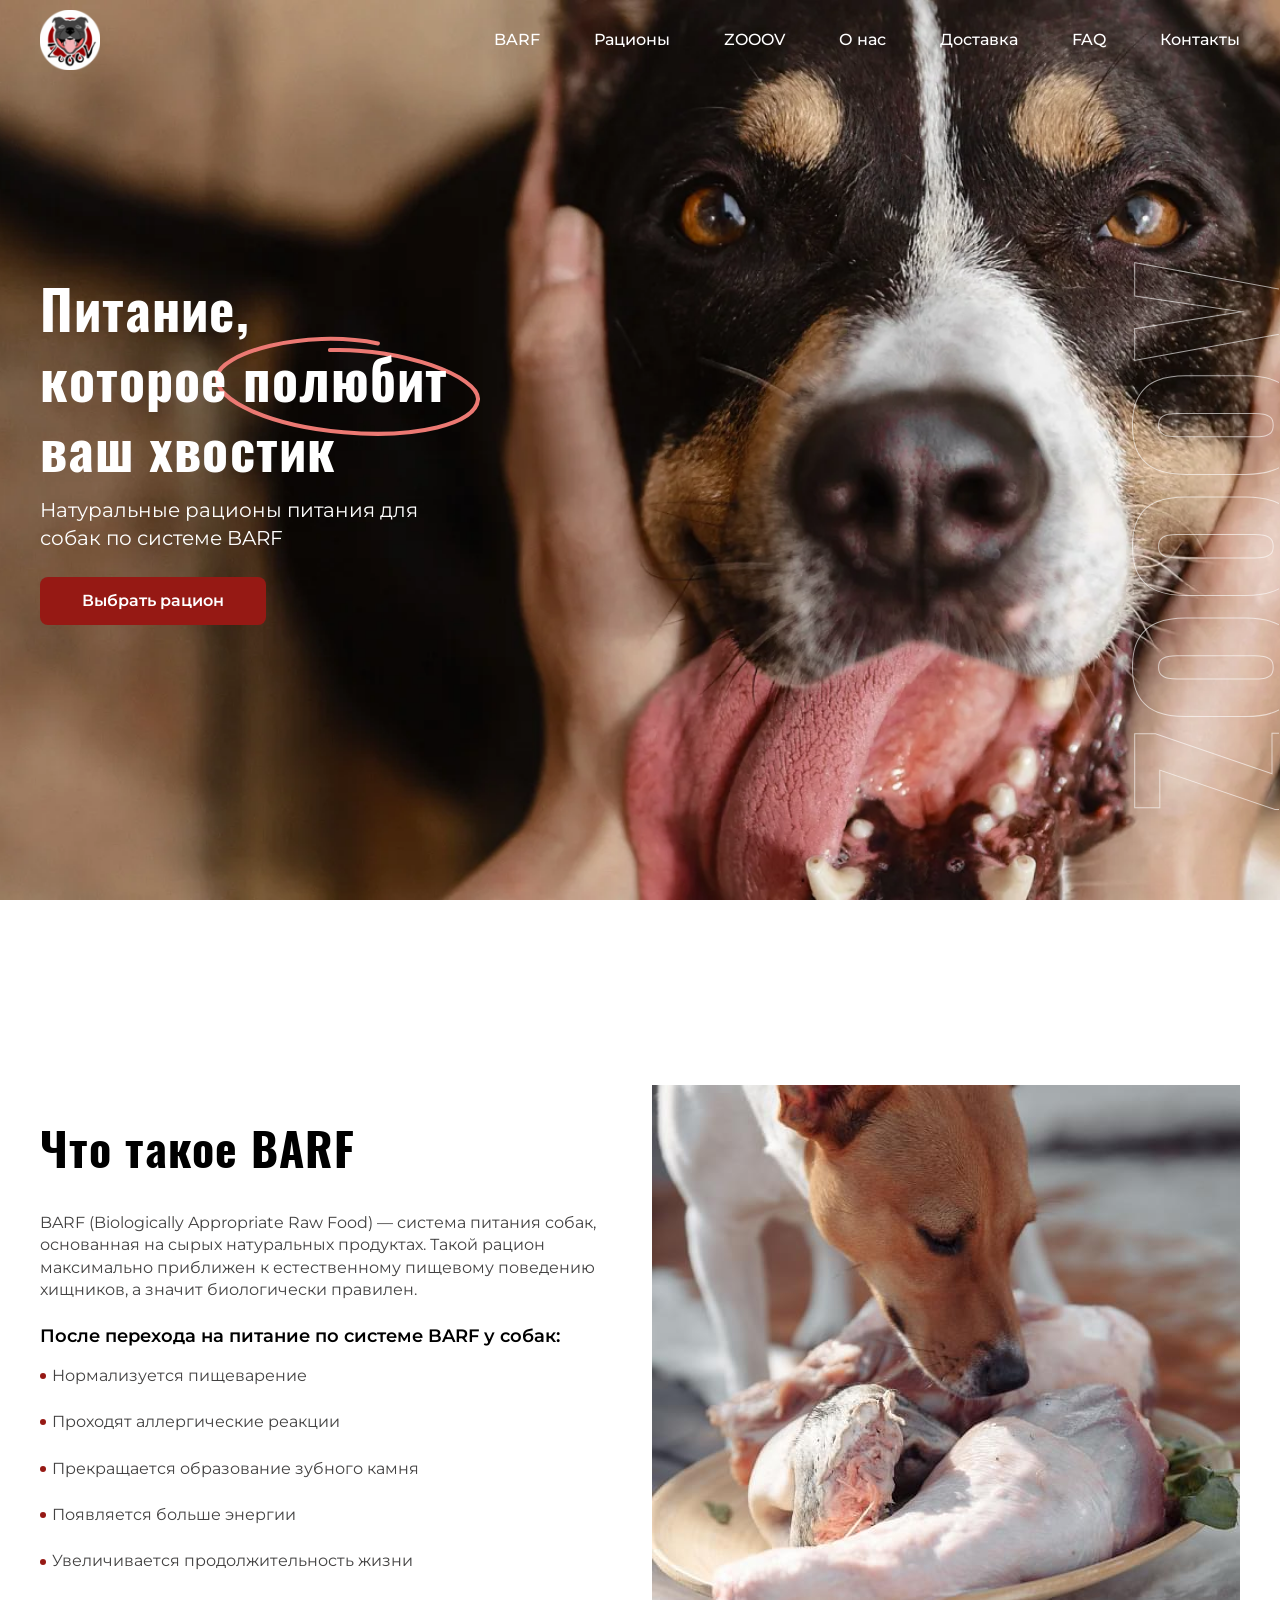
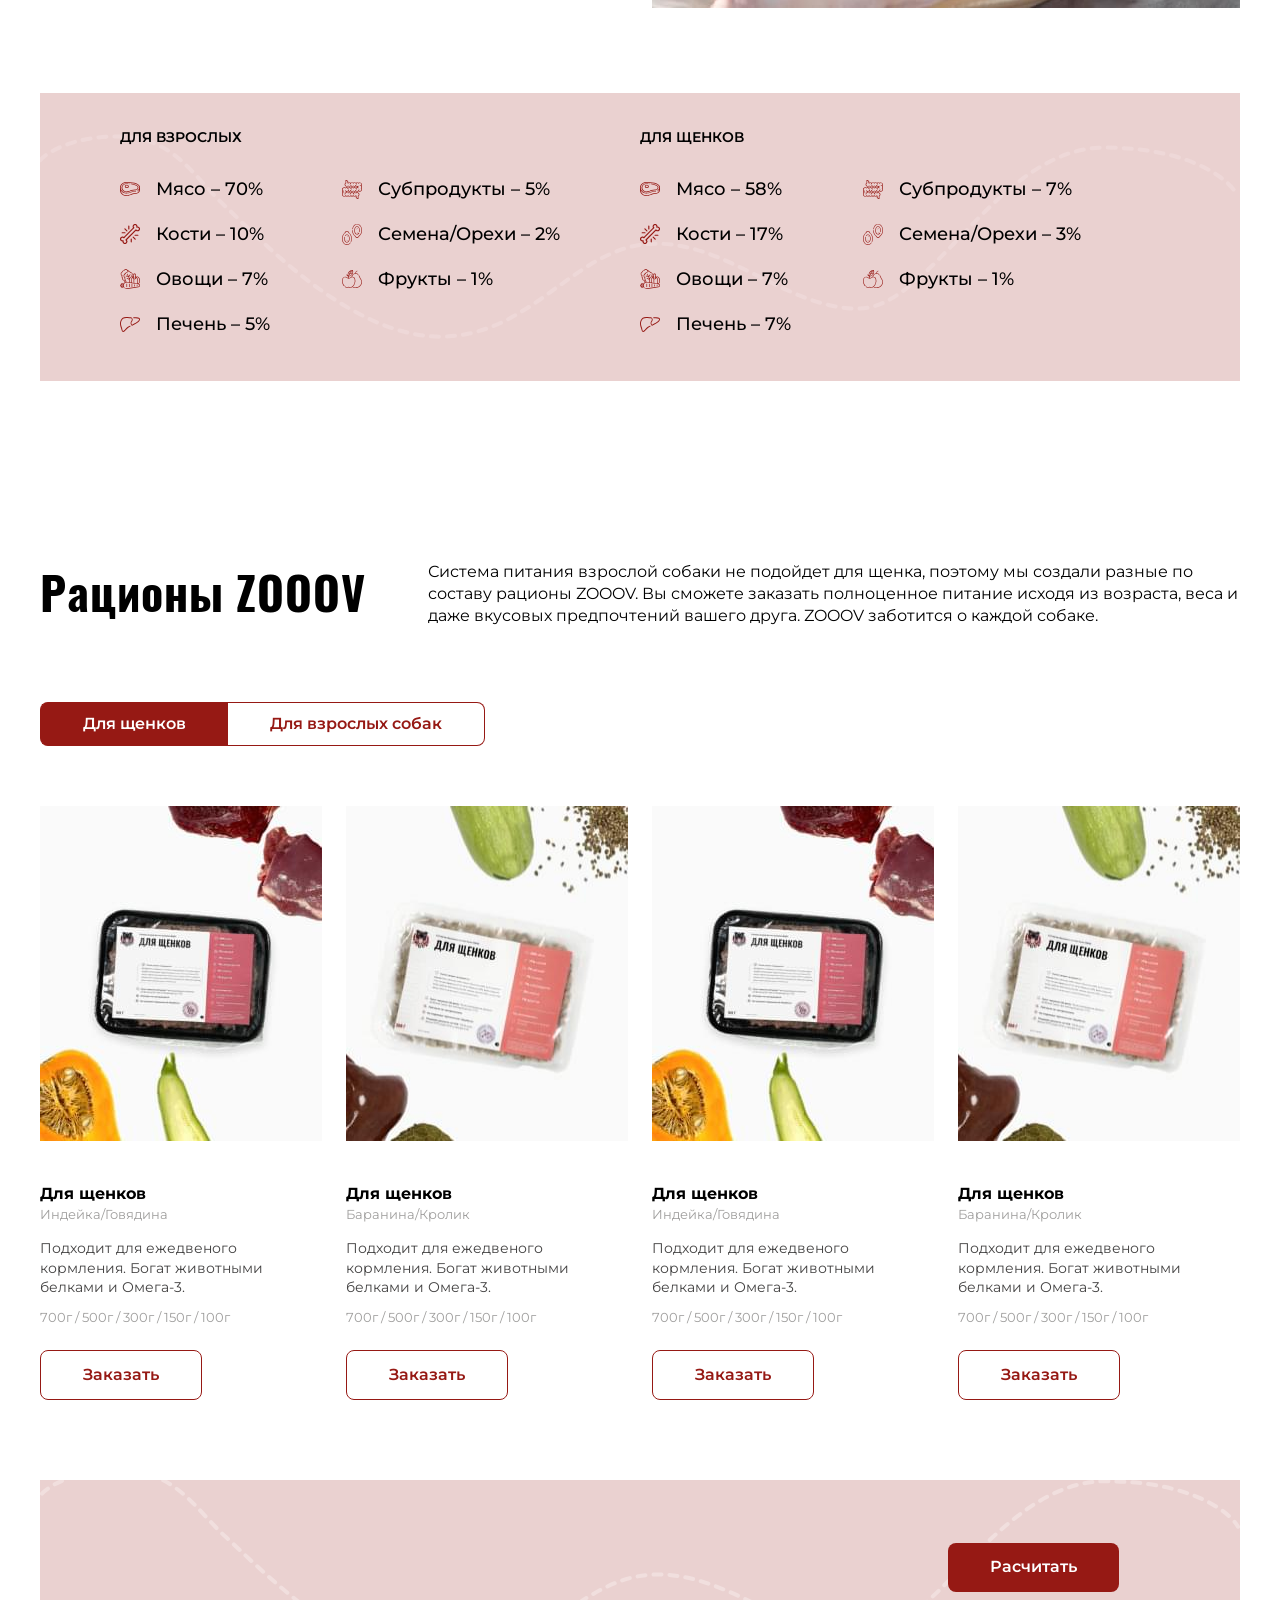
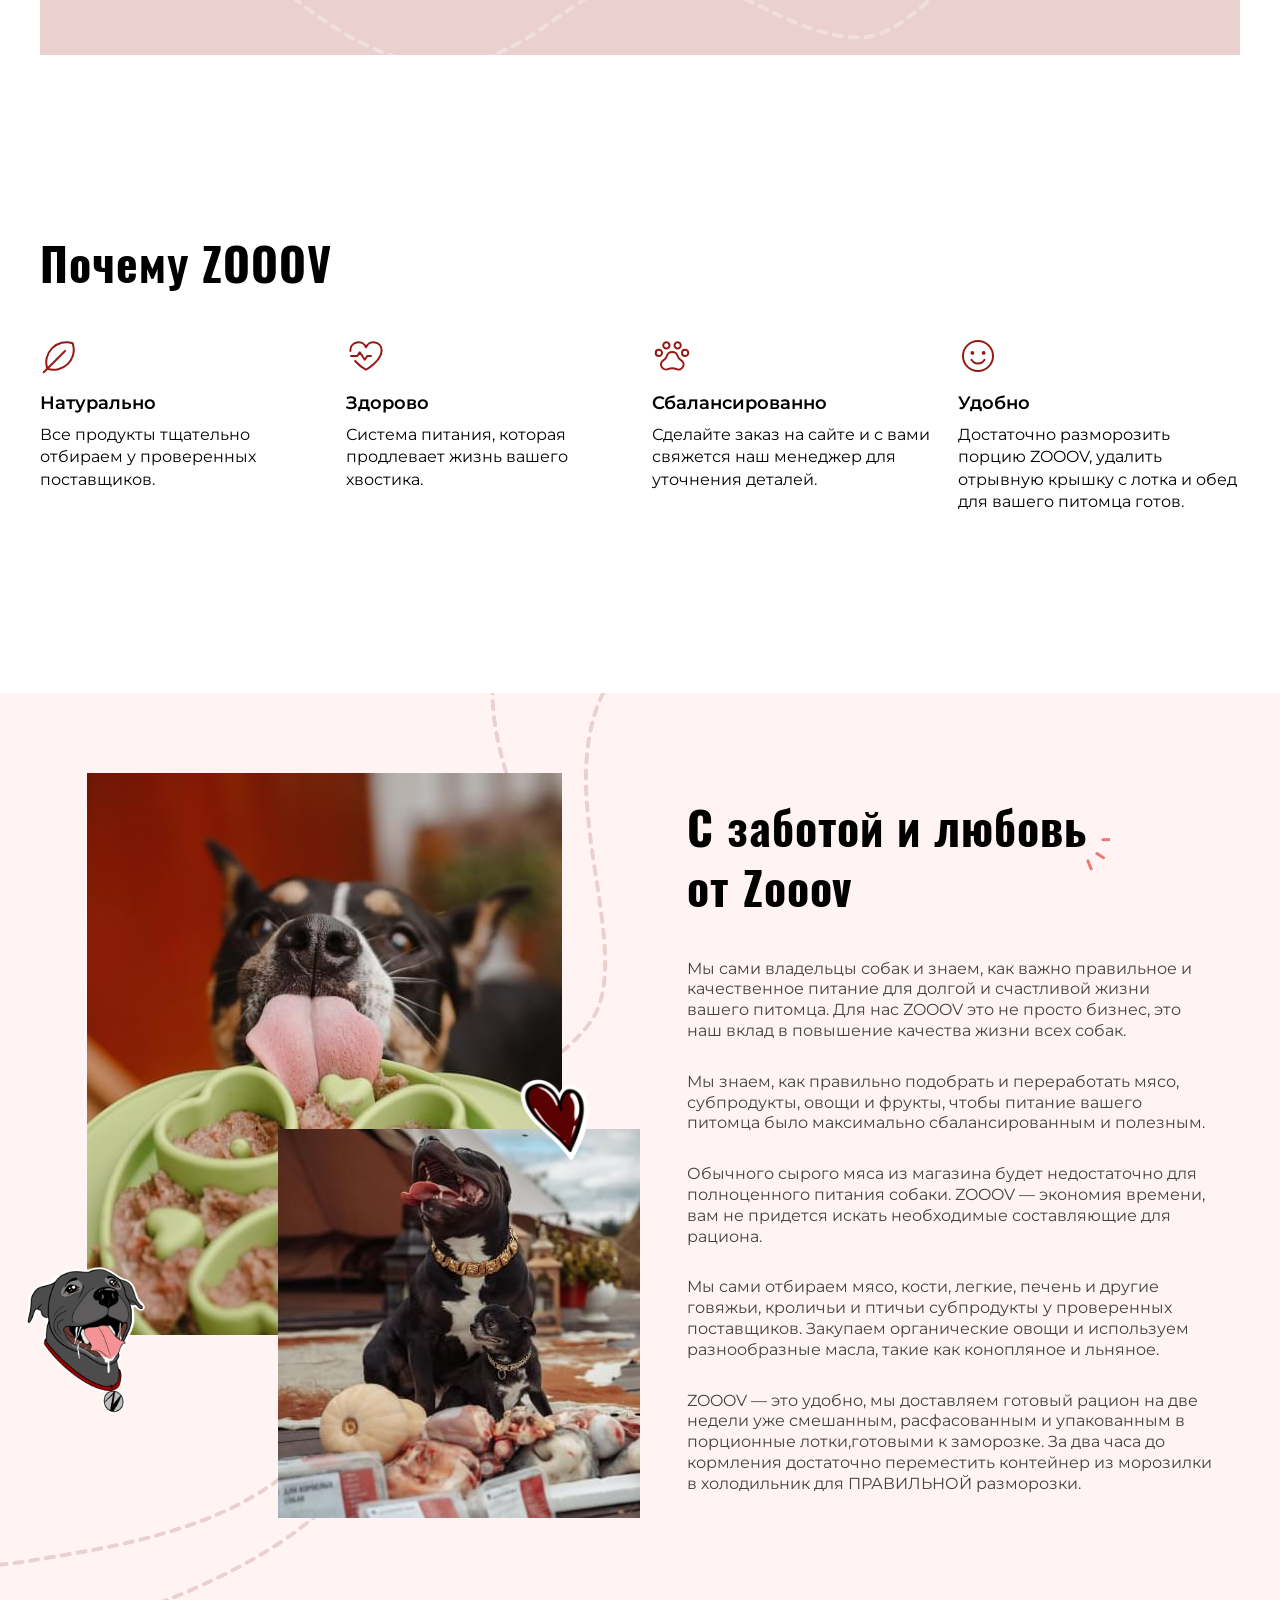
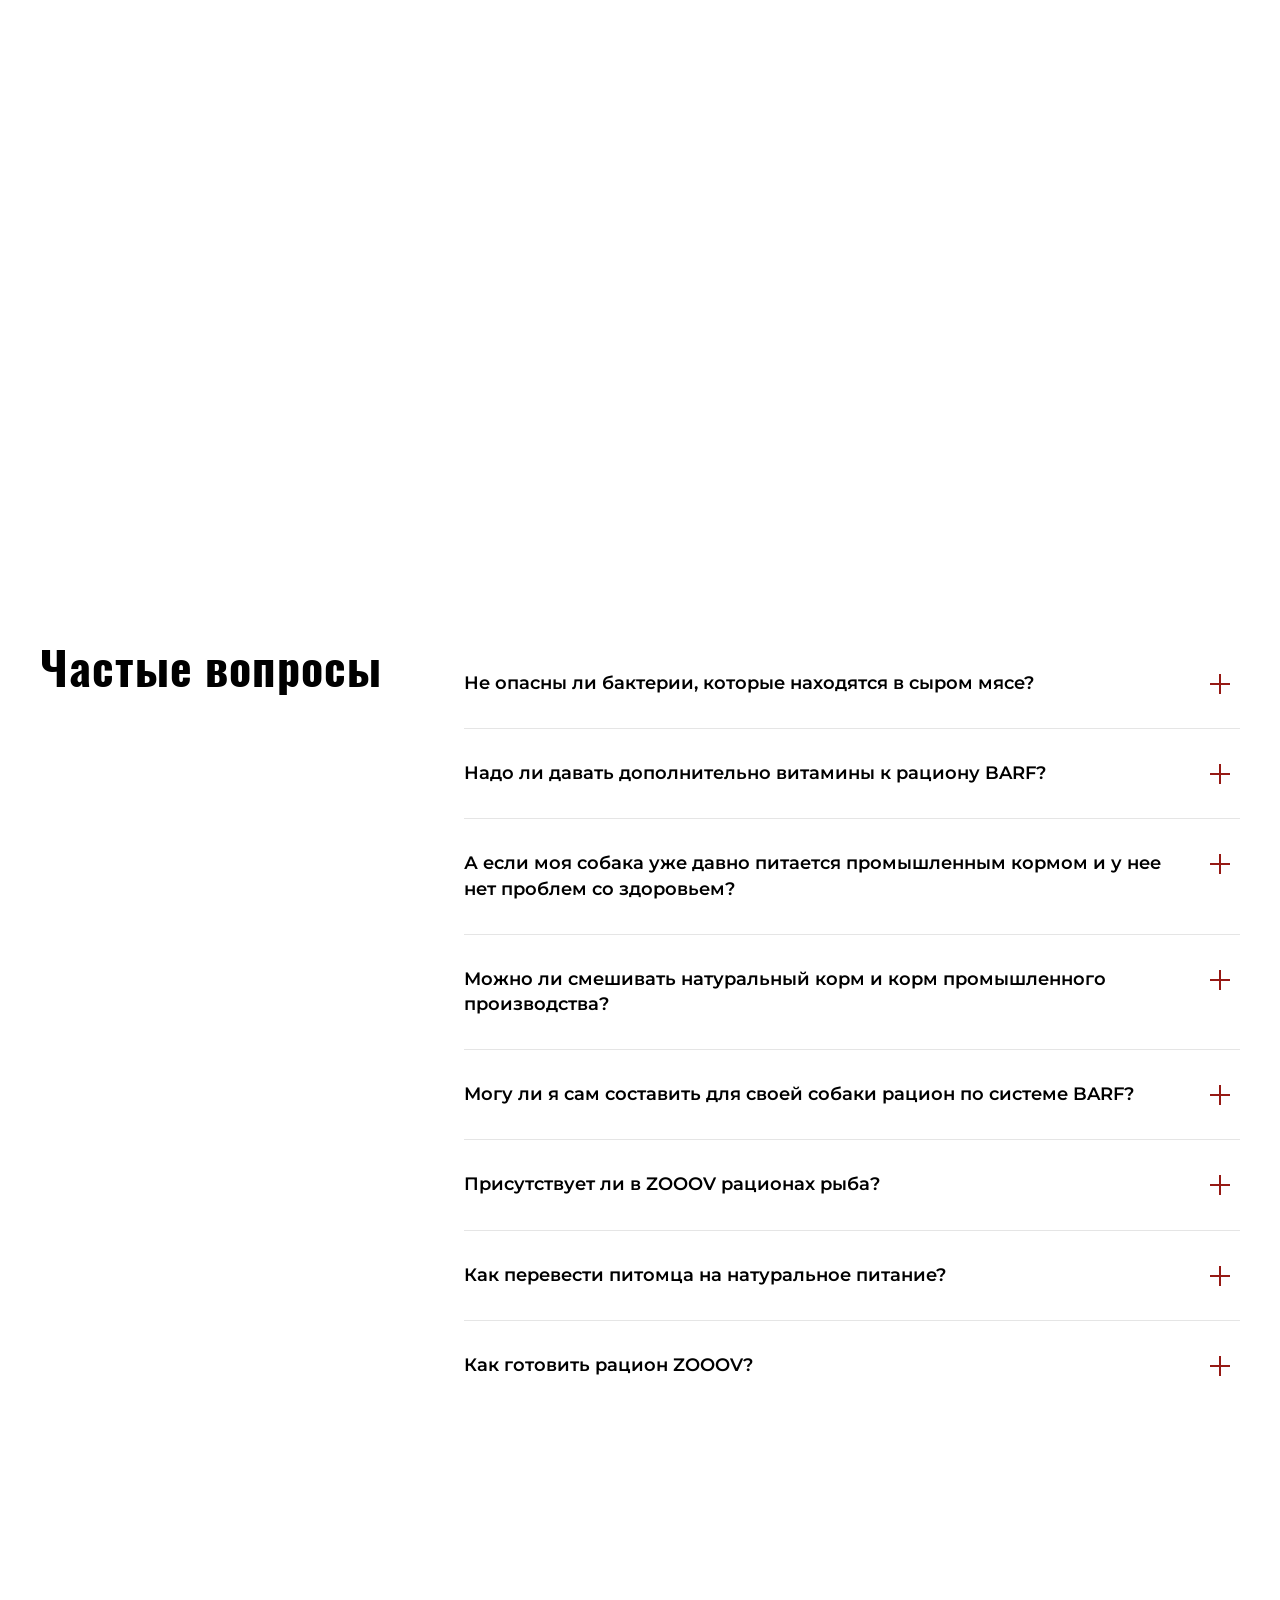
<file: index.html>
<!DOCTYPE html>
<html lang="ru">
 <head>
	<title>ZOOOV</title>
	<meta charset="UTF-8">
	<meta name="format-detection" content="telephone=no">
  <link rel="shortcut icon" href="favicon.ico">
	<link rel="stylesheet" href="css/style.min.css">
	<meta name="viewport" content="width=device-width, initial-scale=1.0">
</head>


<body>
  <div class="wrapper">
    <header class="header">
  <div class="header__wrapper">
    <div class="header__container">
      <a href="#" class="logo header__logo"><img data-goto=".main-page" src="img/main_logo.svg" alt="logo" class="smooth-scrolling"></a>
      <div class="header__menu menu">
        <nav class="menu__body">
          <ul class="menu__list">
            <li class="menu__item"><a data-goto=".barf" href="#" class="menu__link smooth-scrolling">BARF</a></li>
            <li class="menu__item"><a data-goto=".ration" href="#" class="menu__link smooth-scrolling">Рационы</a></li>
            <li class="menu__item"><a data-goto=".why" href="#" class="menu__link smooth-scrolling">ZOOOV</a></li>
            <li class="menu__item"><a data-goto=".concern" href="#" class="menu__link smooth-scrolling">О нас</a></li>
            <li class="menu__item"><a data-goto=".get" href="#" class="menu__link smooth-scrolling">Доставка</a></li>
            <li class="menu__item"><a data-goto=".spoiler" href="#" class="menu__link smooth-scrolling">FAQ</a></li>
            <li class="menu__item"><a data-goto=".footer"href="#" class="menu__link smooth-scrolling">Контакты</a></li>
          </ul>
        </nav>
      </div>
      <button type="button" class="menu__icon icon-menu"><span></span></button>
    </div>
  </div>
  
</header>

    <main class="page">
      <section class="main-page">
        <div class="main-page__container">
          <div class="main-page__wrapper">
            <h2 class="main-page__title title title--main _anim-items _anim-no-hide">Питание, которое полюбит ваш хвостик</h2>
            <div class="main-page__subtitle">Натуральные рационы питания для собак по системе BARF</div>
            <a data-goto=".ration" href="#" class="main-page__button button button--red smooth-scrolling">Выбрать рацион</a>
          </div>
        </div>
      </section>
      <section class="barf">
        <div class="barf__container">
          <div class="barf__wrapper wrapper-barf _anim-items _anim-no-hide">
            <div class="wrapper-barf__left left-wrapper">
              <h2 class="title left-wrapper__title">Что такое BARF</h2>
              <div class="left-wrapper__description">BARF (Biologically Appropriate Raw Food) — система питания собак,
                основанная на сырых натуральных продуктах. Такой рацион максимально приближен к естественному пищевому
                поведению хищников, а значит биологически правилен. </div>
              <h3 class="left-wrapper__subtitle">После перехода на питание по системе BARF у собак:</h3>
              <ul class="left-wrapper__list">
                <li class="left-wrapper__item">Нормализуется пищеварение</li>
                <li class="left-wrapper__item">Проходят аллергические реакции</li>
                <li class="left-wrapper__item">Прекращается образование зубного камня</li>
                <li class="left-wrapper__item">Появляется больше энергии</li>
                <li class="left-wrapper__item">Увеличивается продолжительность жизни</li>
              </ul>
            </div>
            <div class="wrapper-barf__right right-wrapper">
              <img src="img/barf__img.jpg" alt="barf" class="ridht-wrapper__image">
            </div>
          </div>

          <div class="barf-list swiper _anim-items _anim-no-hide">
            <div class="barf-list__wrapper swiper-wrapper">
              <div class="barf-list__left barf-list__slide swiper-slide">
                <div class="barf-list__title">Для взрослых</div>
                <ul class="barf-list__list">
                  <li class="barf-list__item"><img src="img/icon-barf/meat.svg" alt="Мясо"
                      class="barf-list__item-icon">Мясо – 70%</li>
                  <li class="barf-list__item"><img src="img/icon-barf/bones.svg" alt="Мясо"
                      class="barf-list__item-icon">Кости – 10%</li>
                  <li class="barf-list__item"><img src="img/icon-barf/veg.svg" alt="Мясо"
                      class="barf-list__item-icon">Овощи – 7%</li>
                  <li class="barf-list__item"><img src="img/icon-barf/liver.svg" alt="Мясо"
                      class="barf-list__item-icon">Печень – 5%</li>
                  <li class="barf-list__item"><img src="img/icon-barf/variety.svg" alt="Мясо"
                      class="barf-list__item-icon">Субпродукты – 5%</li>
                  <li class="barf-list__item"><img src="img/icon-barf/nuts.svg" alt="Мясо"
                      class="barf-list__item-icon">Семена/Орехи – 2%</li>
                  <li class="barf-list__item"><img src="img/icon-barf/fruit.svg" alt="Мясо"
                      class="barf-list__item-icon">Фрукты – 1%</li>
                </ul>
              </div>
              <div class="barf-list__right barf-list__slide swiper-slide">
                <div class="barf-list__title">Для щенков</div>
                <ul class="barf-list__list">
                  <li class="barf-list__item"><img src="img/icon-barf/meat.svg" alt="Мясо"
                      class="barf-list__item-icon">Мясо – 58%</li>
                  <li class="barf-list__item"><img src="img/icon-barf/bones.svg" alt="Мясо"
                      class="barf-list__item-icon">Кости – 17%</li>
                  <li class="barf-list__item"><img src="img/icon-barf/veg.svg" alt="Мясо"
                      class="barf-list__item-icon">Овощи – 7%</li>
                  <li class="barf-list__item"><img src="img/icon-barf/liver.svg" alt="Мясо"
                      class="barf-list__item-icon">Печень – 7%</li>
                  <li class="barf-list__item"><img src="img/icon-barf/variety.svg" alt="Мясо"
                      class="barf-list__item-icon">Субпродукты – 7%</li>
                  <li class="barf-list__item"><img src="img/icon-barf/nuts.svg" alt="Мясо"
                      class="barf-list__item-icon">Семена/Орехи – 3%</li>
                  <li class="barf-list__item"><img src="img/icon-barf/fruit.svg" alt="Мясо"
                      class="barf-list__item-icon">Фрукты – 1%</li>
                </ul>
              </div>
            </div>
            <!-- Если нужна пагинация -->
            <div class="swiper-pagination"></div>
          </div>
        </div>
      </section>
      <section class="ration">
        <div class="ration__container">
          <div class="ration__title-group title-group _anim-items _anim-no-hide">
            <h2 class="title-group__title title">Рационы ZOOOV</h2>
            <div class="title-group__description">Система питания взрослой собаки не подойдет для щенка, поэтому мы
              создали разные
              по составу рационы ZOOOV. Вы сможете заказать полноценное питание исходя из возраста, веса и даже вкусовых
              предпочтений вашего друга. ZOOOV заботится о каждой собаке.</div>
          </div>

          <!-- =========================== TABS =========================== -->


          <div data-tabs class="ration-tabs tabs _anim-items _anim-no-hide">
            <nav class="ration-tabs__navigation">
              <button class="ration-tabs__title ration-tabs__title-left button _tabs-item _tab-active" type="button">Для
                щенков</button>
              <button class="ration-tabs__title ration-tabs__title-right button _tabs-item" type="button">Для взрослых
                собак</button>
            </nav>
            <div class="ration-tabs__content cards-ration">
              <div class="ration-slider swiper">
                <div class="cards-ration__body _tabs-block _tab-active ration-slider__wrapper swiper-wrapper">
                  <div class="card-ration cards-ration__card ration-slider__slide swiper-slide">
                    <div class="card-ration__image">
                      <a href="#popup-ration" class="_popup-link">
                        <img src="img/card-image/2.jpg" alt="">
                      </a>
                    </div>
                    <div class="card-ration__title">Для щенков</div>
                    <div class="card-ration__subtitle">Индейка/Говядина</div>
                    <div class="card-ration__description">Подходит для ежедвеного кормления. Богат животными белками и
                      Омега-3.</div>
                    <div class="card-ration__subdescription">700г / 500г / 300г / 150г / 100г</div>
                    <a class="_popup-link button card-ration__button button--transparent" href="#popup-order">Заказать</a> 
                  </div>
                  <div class="card-ration cards-ration__card ration-slider__slide swiper-slide">
                    <div class="card-ration__image">
                      <img src="img/card-image/4.jpg" alt="">
                    </div>
                    <div class="card-ration__title">Для щенков</div>
                    <div class="card-ration__subtitle">Баранина/Кролик</div>
                    <div class="card-ration__description">Подходит для ежедвеного кормления. Богат животными белками и
                      Омега-3.</div>
                    <div class="card-ration__subdescription">700г / 500г / 300г / 150г / 100г</div>
                    <a class="button card-ration__button button--transparent" href="#">Заказать</a>
                  </div>
                  <div class="card-ration cards-ration__card ration-slider__slide swiper-slide">
                    <div class="card-ration__image">
                      <img src="img/card-image/2.jpg" alt="">
                    </div>
                    <div class="card-ration__title">Для щенков</div>
                    <div class="card-ration__subtitle">Индейка/Говядина</div>
                    <div class="card-ration__description">Подходит для ежедвеного кормления. Богат животными белками и
                      Омега-3.</div>
                    <div class="card-ration__subdescription">700г / 500г / 300г / 150г / 100г</div>
                    <a class="button card-ration__button button--transparent" href="#">Заказать</a>
                  </div>
                  <div class="card-ration cards-ration__card ration-slider__slide swiper-slide">
                    <div class="card-ration__image">
                      <img src="img/card-image/4.jpg" alt="">
                    </div>
                    <div class="card-ration__title">Для щенков</div>
                    <div class="card-ration__subtitle">Баранина/Кролик</div>
                    <div class="card-ration__description">Подходит для ежедвеного кормления. Богат животными белками и
                      Омега-3.</div>
                    <div class="card-ration__subdescription">700г / 500г / 300г / 150г / 100г</div>
                    <a class="button card-ration__button button--transparent" href="#">Заказать</a>
                  </div>
                </div>
                <!-- Если нужна пагинация -->
                <div class="swiper-pagination"></div>
              </div>

              <div class="ration-slider swiper">
                <div class="cards-ration__body _tabs-block ration-slider__wrapper swiper-wrapper">
                  <div class="card-ration cards-ration__card ration-slider__slide swiper-slide">
                    <div class="card-ration__image">
                      <img src="img/card-image/1.jpg" alt="">
                    </div>
                    <div class="card-ration__title">Для взрослых собак </div>
                    <div class="card-ration__subtitle">Индейка/Говядина</div>
                    <div class="card-ration__description">Подходит для ежедвеного кормления. Богат животными белками и
                      Омега-3.</div>
                    <div class="card-ration__subdescription">700г / 500г / 300г / 150г / 100г</div>
                    <a class="button card-ration__button button--transparent" href="#">Заказать</a>
                  </div>
                  <div class="card-ration cards-ration__card ration-slider__slide swiper-slide">
                    <div class="card-ration__image">
                      <img src="img/card-image/3.jpg" alt="">
                    </div>
                    <div class="card-ration__title">Для взрослых собак</div>
                    <div class="card-ration__subtitle">Баранина/Кролик</div>
                    <div class="card-ration__description">Подходит для ежедвеного кормления. Богат животными белками и
                      Омега-3.</div>
                    <div class="card-ration__subdescription">700г / 500г / 300г / 150г / 100г</div>
                    <a class="button card-ration__button button--transparent" href="#">Заказать</a>
                  </div>
                  <div class="card-ration cards-ration__card ration-slider__slide swiper-slide">
                    <div class="card-ration__image">
                      <img src="img/card-image/1.jpg" alt="">
                    </div>
                    <div class="card-ration__title">Для взрослых собак </div>
                    <div class="card-ration__subtitle">Индейка/Говядина</div>
                    <div class="card-ration__description">Подходит для ежедвеного кормления. Богат животными белками и
                      Омега-3.</div>
                    <div class="card-ration__subdescription">700г / 500г / 300г / 150г / 100г</div>
                    <a class="button card-ration__button button--transparent" href="#">Заказать</a>
                  </div>
                  <div class="card-ration cards-ration__card ration-slider__slider swiper-slide">
                    <div class="card-ration__image">
                      <img src="img/card-image/3.jpg" alt="">
                    </div>
                    <div class="card-ration__title">Для взрослых собак</div>
                    <div class="card-ration__subtitle">Баранина/Кролик</div>
                    <div class="card-ration__description">Подходит для ежедвеного кормления. Богат животными белками и
                      Омега-3.</div>
                    <div class="card-ration__subdescription">700г / 500г / 300г / 150г / 100г</div>
                    <a class="button card-ration__button button--transparent" href="#">Заказать</a>
                  </div>
                </div>
                <!-- Если нужна пагинация -->
                <div class="swiper-pagination"></div>
              </div>

            </div>

          </div>
      <!-- ===========================  =========================== -->
          <div class="ration-calculate _anim-items _anim-no-hide">
            <div class="ration-calculate__title">Рассчитаем в каком количестве нужно кормить вашего питомца рационами
              Zooov</div>

            <a type="submit" href="#popup-calculate" class="_popup-link button button--red ration-calculate__button">Расчитать</a>
          </div>
      </section>
      <!-- =========================== WHY =========================== -->

      <section class="why _anim-items _anim-no-hide">
        <div class="why__container">
          <h2 class="title why__title">Почему ZOOOV</h2>
          <div class="why__responses responses-cards">
            <div class="response-card">
              <img src="img/response/natural.svg" alt="" class="response-card__image"></img>
              <div class="response-card__title">Натурально</div>
              <div class="response-card__descriptions">Все продукты тщательно отбираем у проверенных поставщиков.</div>
            </div>
            <div class="response-card">
              <img src="img/response/heart.svg" alt="" class="response-card__image"></img>
              <div class="response-card__title">Здорово</div>
              <div class="response-card__descriptions">Система питания, которая продлевает жизнь
                вашего хвостика.
              </div>
            </div>
            <div class="response-card">
              <img src="img/response/balans.svg" alt="" class="response-card__image"></img>
              <div class="response-card__title">Сбалансированно</div>
              <div class="response-card__descriptions">Сделайте заказ на сайте
                и с вами свяжется наш менеджер для уточнения деталей.</div>
            </div>
            <div class="response-card">
              <img src="img/response/smiley.svg" alt="" class="response-card__image"></img>
              <div class="response-card__title">Удобно</div>
              <div class="response-card__descriptions">Достаточно разморозить порцию ZOOOV, удалить отрывную крышку с
                лотка и обед для вашего питомца готов.</div>
            </div>
          </div>
        </div>
      </section>
      <!-- ===========================  =========================== -->

      <section class="concern _anim-items _anim-no-hide">
        <div class="concern__container">
          <div class="concern-block">
            <div class="concern-block__left">
              <div class="concern-block__image"><img src="img/concern-big.jpg" alt=""></div>
              <div class="concern-block__image--small"><img src="img/concern-small.jpg" alt=""></div>
            </div>
            <div class="concern-block__right">
              <h2 class="title concern-block__title">С заботой и любовь от Zooov</h2>
              <div class="concern-block__description">
                <p class="">Мы сами владельцы собак и знаем, как важно правильное и качественное питание для долгой и
                  счастливой жизни вашего питомца. Для нас ZOOOV это не просто бизнес, это наш вклад в повышение
                  качества жизни всех собак.</p>
                <p class="">Мы знаем, как правильно подобрать и переработать мясо, субпродукты, овощи и фрукты, чтобы
                  питание вашего питомца было максимально сбалансированным и полезным. </p>
                <p class="">Обычного сырого мяса из магазина будет недостаточно для полноценного питания собаки. ZOOOV —
                  экономия времени, вам не придется искать необходимые составляющие для рациона.</p>
                <p class="">
                  Мы сами отбираем мясо, кости, легкие, печень и другие говяжьи, кроличьи и птичьи субпродукты у
                  проверенных поставщиков. Закупаем органические овощи и используем разнообразные масла, такие как
                  конопляное и льняное.
                </p>
                <p>ZOOOV — это удобно, мы доставляем готовый рацион на две недели уже смешанным, расфасованным и
                  упакованным в порционные лотки,готовыми к заморозке. За два часа до кормления достаточно переместить
                  контейнер из морозилки в холодильник для ПРАВИЛЬНОЙ разморозки.</p>
              </div>
            </div>
          </div>
        </div>
      </section>
        <!-- =========================== GET =========================== -->
      <section class="get _anim-items _anim-no-hide">
        <div class="get__container">
          <h2 class="title get__title">Почему ZOOOV</h2>
          <div class="get__responses responses-cards">
            <div class="response-card">
              <img src="img/get/box.svg" alt="" class="response-card__image"></img>
              <div class="response-card__title">Закажите рацион</div>
              <div class="response-card__descriptions">Выберите рацион для своей собаки. Если не знаете сколько
                и какой – <a href="#">мы подскажем.</a></div>
            </div>
            <div class="response-card">
              <img src="img/get/phone.svg" alt="" class="response-card__image"></img>
              <div class="response-card__title">Мы подскажем</div>
              <div class="response-card__descriptions">Мы свяжемся с вами для подтверждения заказа
                и уточнения деталей.
              </div>
            </div>
            <div class="response-card">
              <img src="img/get/clock.svg" alt="" class="response-card__image"></img>
              <div class="response-card__title">Ожидайте доставки</div>
              <div class="response-card__descriptions">Привозим заказ на следующий день. По СПб – 350₽, при заказе от 3
                500₽ – бесплатно. Лен. область – по договоренности.</div>
            </div>
            <div class="response-card">
              <img src="img/get/hart.svg" alt="" class="response-card__image"></img>
              <div class="response-card__title">Радуйте своего питомца</div>
              <div class="response-card__descriptions">Просто разморозьте рацион: при комнатной температуре – 3 часа, в
                холодильнике – 12-15 часов.</div>
            </div>
          </div>
        </div>
      </section>
      <!-- =========================== SPOLLER =========================== -->

      <section class="spoiler _anim-items _anim-no-hide">
        <div class="spoiler__container">
          <div class="spoiler-block">
            <div class="spoiler-block__left">
              <h2 class="title spoiler-block__title _anim-items _anim-no-hide">Частые вопросы</h2>
            </div>
            <div data-spollers class="spoiler-block__right spollers _anim-items _anim-no-hide">
              <div class="spoiler-block__item spollers__item">
                <button class="spoiler-block__button spollers__title" data-spoller type="button" tabindex="-1">Не опасны
                  ли бактерии, которые находятся в сыром мясе?</button>
                <div class="spoiler-block__text spollers__body">У здоровых собак отличная иммунная система, готовая ко
                  всем видам бактерий. Рацион BARF как раз укрепит иммунитет вашей собаки и защитит ее от влияния
                  бактерий, которые находятся на улице или даже в вашем доме.</div>
              </div>
              <div class="spoiler-block__item spollers__item">
                <button class="spoiler-block__button spollers__title" data-spoller type="button">Надо ли давать
                  дополнительно витамины к рациону BARF?</button>
                <div class="spoiler-block__text spollers__body">У здоровых собак отличная иммунная система, готовая ко
                  всем видам бактерий. Рацион BARF как раз укрепит иммунитет вашей собаки и защитит ее от влияния
                  бактерий, которые находятся на улице или даже в вашем доме.</div>
              </div>
              <div class="spoiler-block__item spollers__item">
                <button class="spoiler-block__button spollers__title" data-spoller type="button">А если моя собака уже
                  давно питается промышленным кормом и у нее нет проблем со здоровьем?</button>
                <div class="spoiler-block__text spollers__body">У здоровых собак отличная иммунная система, готовая ко
                  всем видам бактерий. Рацион BARF как раз укрепит иммунитет вашей собаки и защитит ее от влияния
                  бактерий, которые находятся на улице или даже в вашем доме.</div>
              </div>
              <div class="spoiler-block__item spollers__item">
                <button class="spoiler-block__button spollers__title" data-spoller type="button">Можно ли смешивать
                  натуральный корм и корм промышленного производства?</button>
                <div class="spoiler-block__text spollers__body">У здоровых собак отличная иммунная система, готовая ко
                  всем видам бактерий. Рацион BARF как раз укрепит иммунитет вашей собаки и защитит ее от влияния
                  бактерий, которые находятся на улице или даже в вашем доме.</div>
              </div>
              <div class="spoiler-block__item spollers__item">
                <button class="spoiler-block__button" data-spoller type="button">Могу ли я сам составить для своей
                  собаки рацион по системе BARF?</button>
                <div class="spoiler-block__text spollers__body">У здоровых собак отличная иммунная система, готовая ко
                  всем видам бактерий. Рацион BARF как раз укрепит иммунитет вашей собаки и защитит ее от влияния
                  бактерий, которые находятся на улице или даже в вашем доме.</div>
              </div>
              <div class="spoiler-block__item spollers__item">
                <button class="spoiler-block__button spollers__title" data-spoller type="button">Присутствует ли в ZOOOV
                  рационах рыба?</button>
                <div class="spoiler-block__text spollers__body">У здоровых собак отличная иммунная система, готовая ко
                  всем видам бактерий. Рацион BARF как раз укрепит иммунитет вашей собаки и защитит ее от влияния
                  бактерий, которые находятся на улице или даже в вашем доме.</div>
              </div>
              <div class="spoiler-block__item spollers__item">
                <button class="spoiler-block__button spollers__title" data-spoller type="button">Как перевести питомца
                  на натуральное питание?</button>
                <div class="spoiler-block__text spollers__body">У здоровых собак отличная иммунная система, готовая ко
                  всем видам бактерий. Рацион BARF как раз укрепит иммунитет вашей собаки и защитит ее от влияния
                  бактерий, которые находятся на улице или даже в вашем доме.</div>
              </div>
              <div class="spoiler-block__item spollers__item">
                <button class="spoiler-block__button spollers__title" data-spoller type="button">Как готовить рацион
                  ZOOOV?</button>
                <div class="spoiler-block__text spollers__body">У здоровых собак отличная иммунная система, готовая ко
                  всем видам бактерий. Рацион BARF как раз укрепит иммунитет вашей собаки и защитит ее от влияния
                  бактерий, которые находятся на улице или даже в вашем доме.</div>
              </div>
            </div>
          </div>
        </div>
      </section>
    </main>
    <footer class="footer _anim-items">
  <div class="footer__container">
    <div class="footer__wrapper">
      <div class="footer-contacts">
        <h2 class="title title--footer footer-contacts__title">Контакты</h2>
        <div class="footer-contacts__subtitle">Вы всегда можете с нами связаться
          по телефону или в мессенджерах</div>
        <a href="tel:+79000000000" class="footer__phone">+7 (900)000-00-00</a>
        <div class="footer__button-group">
          <button class="button button--messenger footer__button"><img src="img/whatsapp_logo.svg" alt="WhatsApp"> Написать в WhatsApp</button>
          <button class="button button--messenger footer__button"><img src="img/telegra_logo.svg" alt="Telegram"> Написать в Telegram</button>
        </div>
        <div class="footer__subtitle footer__subtitle--instagram">
          Подписывайтесь на наш <a href="#" class="footer__instagram">Instagram</a> и следите за новостями
        </div>
      </div>
      <div class="footer-question">
        <div class="footer-question__title">Остались вопросы?</div>
        <div class="footer__subtitle footer-question__subtitle">Напишите нам и мы обязательно подробно на них ответим.</div>
        <form action="" class="footer-question__form form">
          <div class="form-group__input">
            <input data-required data-value='' autocomplete="off" type="text" name="form[]" data-error="Заполнить область ввода" placeholder="Имя" class="input form__input _phone">
            <input data-required data-value='' autocomplete="off" type="text" name="form[]" data-error="Заполнить область ввода" placeholder="Email" class="input form__input _email">
          </div>
          <textarea data-required data-value='' autocomplete="off" name="form[]" placeholder="Ваш вопрос..." data-error="Заполнить область ввода" class="input form__textarea"></textarea>

          <div class="check-btn_group">
            <div class="checkbox">
              <input id="c_1" data-error="Ошибка" class="checkbox__input form__checkbox" type="checkbox" value="1" name="form[]">
              <label for="c_1" class="checkbox__label"><span class="checkbox__text">Даю согласие на обработку
                персональных данных</span></label>
            </div>

            <button class="button button--send form__button" type="submit" >Отправить</button>
          </div>

        </form>
      </div>
    </div>
  </div>
  <div class="footer__privacy policy">
    <div class="policy__container">
      <div class="policy__information">ИП Валерко Евгеша Далдонович ИНН77766699123, адрес производства г. Санкт-Петербург 7-я линия 66, пом. 007</div>
      <a href="#" class="policy__public-offer">Публичная оферта</a>
      <a href="#" class="policy__privacy-policy">Политика конфеденциальности</a>
    </div>

  </div>
</footer>
  </div>
  <div class="popup popup_popup-ration popup-ration">
	<div class="popup__content">
		<div class="popup__body popup-ration__body">
			<span class="popup__close"></span>
      <div class="popup-ration__gallery">
        <!-- =========================== MAIN SLIDER =========================== -->
        
        <div class="popup-slider swiper">
          <div class="popup-slider__wrapper swiper-wrapper _gallery">
            <div class="popup-slider__slide swiper-slide">
              <a href="img/popup-ration/img-big__galery.jpg" class="popup-slider__galery gallery-block__item">
                <img src="img/popup-ration/img-big.jpg" alt="">
              </a>
              
            </div>
            <div class="popup-slider__slide swiper-slide">
              <a href="img/popup-ration/img-big__galery.jpg" class="popup-slider__galery gallery-block__item">
                <img src="img/popup-ration/img-big2.jpg" alt="">
              </a>
            </div>
            <div class="popup-slider__slide swiper-slide">
              <img src="img/popup-ration/img-big.jpg" alt="">
            </div>
            <div class="popup-slider__slide swiper-slide">
              <img src="img/popup-ration/img-big2.jpg" alt="">
            </div>
          </div>
        </div>
        <!-- =========================== MINI-SLIDER =========================== -->
        
        <div class="popup-mini swiper">
          <div class="popup-mini__wrapper swiper-wrapper">
            <div class="popup-mini__slide swiper-slide">
              <img src="img/popup-ration/img-ltl1.jpg" alt="">
            </div>
            <div class="popup-mini__slide swiper-slide">
              <img src="img/popup-ration/img-ltl2.jpg" alt="">
            </div>
            <div class="popup-mini__slide swiper-slide">
              <img src="img/popup-ration/img-ltl2.jpg" alt="">
            </div>
            <div class="popup-mini__slide swiper-slide">
              <img src="img/popup-ration/img-ltl2.jpg" alt="">
            </div>
          </div>
        </div>

        
      </div>
      <!-- =========================== RATION =========================== -->
      
      <div class="popup-ration__text">
        <div class="popup-ration__title">Для взрослых собак </div>
        <div class="popup-ration__subtitle subtitle-text">Баранина/Кролик</div>
        <div class="popup-ration__description">Подходит для ежедвеного кормления. Богат животными белками и Омега-3.</div>
        <div class="popup-ration__composition"><span>Состав: </span>Мякоть баранины (46,5%), мясо кролика (23,5%), кости
          кролика (10%), печень баранины (5%), почки бараньи (2,5%),
          рубец бараний (2,5%), кабачок (3%), брокколи (3%), семена
          конопли (2%), шпинат (1%), яблоко (1%), льняное масло,
          конопляное масло.</div>
          <div class="popup-ration__calories"><span>Пищевая ценность на 100г: </span>174.9 ккал, 
            белки 16.45, жиры 11.9, углеводы 0.60</div>
          <div class="popup-ration__subtitle subtitle-text">500г/300г/100г</div>
          <a class="_popup-link button button--transparent popup-ration__button" href="#popup-order" >Заказать</a>
      </div>



		</div>
	</div>
</div>

<!-- =========================== ORDER =========================== -->


<div class="popup popup_popup-order popup-order">
	<div class="popup__content">
		<div class="popup__body popup-order__body">
			<div class="popup__close"></div>
      <div class="popup-order__image">
        <img src="img/popup-ration/order1.jpg" alt="">
      </div>
      <div class="popup-order__form">
        <div class="popup-ration__title">Для взрослых собак </div>
        <div class="popup-ration__subtitle subtitle-text">Баранина/Кролик</div>
        <form class="form-order" action="">
          <input required autocomplete="off" type="text" name="form[]" data-error="Ошибка" placeholder="Имя" class="input">
          <input data-required data-value='' autocomplete="off" type="text" name="form[]" data-error="Ошибка" placeholder="Телефон" class="_phone input">
          <input required autocomplete="off" type="text" name="form[]" data-error="Ошибка" placeholder="Адрес" class="input">

          <select name="form[]" class="form form-select">
            <option value="1" selected>700г</option>
            <option value="2">500г</option>
            <option value="3">100г</option>
          </select>


          <div class="quantity-group">
            <div class="quantity-title">Количество:</div>
            <div class="quantity">
              <button type="button" class="quantity__button quantity__button_plus"></button>
              <div class="quantity__input">
                <input autocomplete="off" type="text" name="form[]" value="1">
              </div>
              <button type="button" class="quantity__button quantity__button_minus"></button>
            </div>
          </div>

          <div class="checkbox">
            <input id="c_1" data-error="Ошибка" class="checkbox__input" type="checkbox" value="1" name="form[]">
            <label for="c_1" class="checkbox__label"><span class="checkbox__text">Даю согласие на обработку персональных данных</span></label>
          </div>
          <div class="price-group">
            <div class="form-price">828₽</div>
            <a type="submit" class="_popup-link popup-order__button button button--transparent" href="#thanks" >Оформить заказ</a> 
          </div>
          
        </form>
      </div>

      
		</div>
	</div>
</div>

<div class="popup popup_thanks thanks-popup">
	<div class="popup__content ">
		<div class="popup__body thanks-popup__body">
			<div class="popup__close"></div>
      <div class="thanks-popup__image">
        <img src="img/popup-ration/order1.jpg" alt="">
      </div>
     
      <div class="thanks-popup__text">
        <div class="thanks-popup__title">Спасибо!</div>
        <div class="thanks-popup__description">
          <p>Ваш заказ оформлен и передан менеджеру.
            Мы свяжемся с вами для уточнения и подтверждения в ближайшее время.</p>
            <p>Если вы захотите дополнить свой заказ или уточнить какие-то детали – вы сможете это сделать у оператора.</p>
        </div>
      </div>
		</div>
	</div>
</div>

<div class="popup popup_popup-calculate">
	<div class="popup__content">
		<div class="popup__body popup-calculate__body">
			<div class="popup__close"></div>
      <div class="popup-calculate__title">Рассчет рациона</div>
      <div class="popup-calculate__description">Заполните информацию и мы свяжемся с вами, чтобы подсказать с подбором рациона для вашего хвостика.
        Или напишите нам в мессендерах <a href="#">WhatsApp</a> и <a href="#">Telegram</a>.</div>
      <form action="#" class="popup-calculate__form">
        <div class="options">
          <div class="options__item">
            <input hidden id="o_1" class="options__input" checked type="radio" value="1" name="option">
            <label for="o_1" class="options__label"><span class="options__text">Взрослая собака</span></label>
          </div>
          <div class="options__item">
            <input hidden id="o_2" class="options__input" type="radio" value="2" name="option">
            <label for="o_2" class="options__label"><span class="options__text">Щенок</span></label>
          </div>
        </div>
        <input data-required data-value='' autocomplete="off" type="text" name="form[]" data-error="Ошибка" placeholder="Вес (кг)" class="_digital input">
        <input data-required data-value='' autocomplete="off" type="text" name="form[]" data-error="Ошибка" placeholder="Возраст" class="_digital input">
        <input data-required data-value='' autocomplete="off" type="text" name="form[]" data-error="Ошибка" placeholder="Ваше имя" class="input">
        <input data-required data-value='' autocomplete="off" type="text" name="form[]" data-error="Ошибка" placeholder="Телефон" class="_phone input">
        <textarea autocomplete="off" name="form[]" placeholder="Если у вашего хвостика есть особенности здоровья – напишите об этом..." data-error="Ошибка" class="input "></textarea>
        <div class="checkbox">
          <input id="c_1" data-error="Ошибка" class="checkbox__input" type="checkbox" value="1" name="form[]">
          <label for="c_1" class="checkbox__label"><span class="checkbox__text">Даю согласие на обработку персональных данных</span></label>
        </div>
        <button class="button popup-calculate__button button--red" href="#" type="submit">Расчитать</button>
      </form>

		</div>
	</div>
</div>

  <!-- <script src="https://unpkg.com/swiper@8/swiper-bundle.min.js"></script> -->
<script src="js/vendors.min.js"></script>
<script src="js/app.min.js"></script>
</body>

</html>
</file>
<file: css/style.min.css>
@charset "UTF-8";@import url('https://fonts.googleapis.com/css?family=Roboto:wght@400; 500;700&display=swap');@import url(https://fonts.googleapis.com/css?family=Montserrat:regular,500,600,700,800,900&display=swap);@font-face{font-family:Oswald;font-display:swap;src:url(../fonts/Oswald-Bold.woff2) format("woff2"),url(../fonts/Oswald-Bold.woff) format("woff");font-weight:700;font-style:normal}@font-face{font-family:lg;font-display:swap;src:url(../fonts/lg.woff2) format("woff2"),url(../fonts/lg.woff) format("woff");font-weight:400;font-style:normal}*{padding:0;margin:0;border:0}*,:after,:before{-webkit-box-sizing:border-box;box-sizing:border-box}body,html{height:100%;min-width:320px}body{color:#000;line-height:1;font-family:Montserrat;font-size:1rem;-ms-text-size-adjust:100%;-moz-text-size-adjust:100%;-webkit-text-size-adjust:100%;-webkit-font-smoothing:antialiased;-moz-osx-font-smoothing:grayscale}button,input,textarea{font-family:Montserrat;font-size:inherit}button{cursor:pointer;color:inherit;background-color:inherit}a{color:inherit}a:link,a:visited{text-decoration:none}a:hover{text-decoration:none}ul li{list-style:none}img{vertical-align:top}h1,h2,h3,h4,h5,h6{font-weight:inherit;font-size:inherit}body{background-color:#fff}.lock body{overflow:hidden;-ms-touch-action:none;touch-action:none}.wrapper{min-height:100%;display:-webkit-box;display:-ms-flexbox;display:flex;-webkit-box-orient:vertical;-webkit-box-direction:normal;-ms-flex-direction:column;flex-direction:column;overflow:hidden}.wrapper>main{-webkit-box-flex:1;-ms-flex:1 1 auto;flex:1 1 auto}.wrapper>*{min-width:0}[class*=__container]{margin:0 auto;max-width:75rem;-webkit-box-sizing:content-box;box-sizing:content-box}.tabs__navigation{display:-webkit-box;display:-ms-flexbox;display:flex}.tabs__title{border:1px solid #eee;padding:.625rem .9375rem;border-radius:.3125rem;-webkit-transition:all .3s ease 0s;-o-transition:all .3s ease 0s;transition:all .3s ease 0s}.tabs__title._tab-active{border:1px solid #000}.tabs__content{border:1px solid #eee;padding:.625rem .9375rem}.tabs__body._tabs-block{display:none}.tabs__body._tabs-block._tab-active{display:block}.popup{color:#000;-webkit-overflow-scrolling:touch;z-index:100;padding:30px 10px;position:fixed;top:0;left:0;width:100%;height:100%;-webkit-transition:visibility .8s ease 0s;-o-transition:visibility .8s ease 0s;transition:visibility .8s ease 0s;visibility:hidden}.popup::before{content:"";background-color:rgba(0,0,0,.9);position:fixed;width:100%;height:100%;top:0;left:0;opacity:0;-webkit-transition:opacity .8s ease 0s;-o-transition:opacity .8s ease 0s;transition:opacity .8s ease 0s}.popup.show{visibility:visible;overflow:auto}.popup.show::before{opacity:1}.popup.show .popup__body{-webkit-transform:scale(1);-ms-transform:scale(1);transform:scale(1)}.popup._popup-active{overflow:auto;visibility:visible}.popup._popup-active::before{opacity:1}.popup._popup-active .popup__body{-webkit-transition:all .3s ease .2s;-o-transition:all .3s ease .2s;transition:all .3s ease .2s;-webkit-transform:scale(1);-ms-transform:scale(1);transform:scale(1)}.popup__content{display:-webkit-box;display:-ms-flexbox;display:flex;-webkit-box-orient:vertical;-webkit-box-direction:normal;-ms-flex-direction:column;flex-direction:column;-webkit-box-align:center;-ms-flex-align:center;align-items:center;min-height:100%;-webkit-box-flex:1;-ms-flex:1 1 auto;flex:1 1 auto;width:100%;-webkit-box-pack:center;-ms-flex-pack:center;justify-content:center}.popup__body{-webkit-transform:scale(0);-ms-transform:scale(0);transform:scale(0);-webkit-transition:all .3s ease 0s;-o-transition:all .3s ease 0s;transition:all .3s ease 0s;background-color:#fff;width:100%;max-width:800px}.popup__close{width:20px;height:20px;position:absolute;top:20px;right:20px;cursor:pointer;z-index:30}.popup__close::after,.popup__close::before{content:"";-webkit-transition:all .3s ease 0s;-o-transition:all .3s ease 0s;transition:all .3s ease 0s;right:0;position:absolute;width:100%;height:.125rem;background-color:#000}.popup__close::before{top:0;-webkit-transform:rotate(-45deg);-ms-transform:rotate(-45deg);transform:rotate(-45deg);top:calc(50% - .0625rem)}.popup__close::after{bottom:0;-webkit-transform:rotate(45deg);-ms-transform:rotate(45deg);transform:rotate(45deg);bottom:calc(50% - .0625rem)}@font-face{font-family:lg;src:url(../fonts/lg.ttf?22t19m) format("truetype"),url(../fonts/lg.woff?22t19m) format("woff"),url(../fonts/lg.svg?22t19m#lg) format("svg");font-weight:400;font-style:normal;font-display:block}.lg-icon{font-family:lg!important;speak:never;font-style:normal;font-weight:400;font-variant:normal;text-transform:none;line-height:1;-webkit-font-smoothing:antialiased;-moz-osx-font-smoothing:grayscale}.lg-actions .lg-next,.lg-actions .lg-prev{background-color:rgba(0,0,0,.45);border-radius:2px;color:#999;cursor:pointer;display:block;font-size:22px;margin-top:-10px;padding:8px 10px 9px;position:absolute;top:50%;z-index:1080;outline:0;border:none;background-color:transparent}.lg-actions .lg-next.disabled,.lg-actions .lg-prev.disabled{pointer-events:none;opacity:.5}.lg-actions .lg-next:hover,.lg-actions .lg-prev:hover{color:#fff}.lg-actions .lg-next{right:20px}.lg-actions .lg-next:before{content:"\e095"}.lg-actions .lg-prev{left:20px}.lg-actions .lg-prev:after{content:"\e094"}@-webkit-keyframes lg-right-end{0%{left:0}50%{left:-30px}100%{left:0}}@keyframes lg-right-end{0%{left:0}50%{left:-30px}100%{left:0}}@-webkit-keyframes lg-left-end{0%{left:0}50%{left:30px}100%{left:0}}@keyframes lg-left-end{0%{left:0}50%{left:30px}100%{left:0}}.lg-outer.lg-right-end .lg-object{-webkit-animation:lg-right-end .3s;animation:lg-right-end .3s;position:relative}.lg-outer.lg-left-end .lg-object{-webkit-animation:lg-left-end .3s;animation:lg-left-end .3s;position:relative}.lg-toolbar{z-index:1082;left:0;position:absolute;top:0;width:100%;background-color:rgba(0,0,0,.45)}.lg-toolbar .lg-icon{color:#999;cursor:pointer;float:right;font-size:24px;height:47px;line-height:27px;padding:10px 0;text-align:center;width:50px;text-decoration:none!important;outline:medium none;background:0 0;border:none;-webkit-box-shadow:none;box-shadow:none;-webkit-transition:color .2s linear;-o-transition:color .2s linear;transition:color .2s linear}.lg-toolbar .lg-icon:hover{color:#fff}.lg-toolbar .lg-close:after{content:"\e070"}.lg-toolbar .lg-download:after{content:"\e0f2"}.lg-sub-html{background-color:rgba(0,0,0,.45);bottom:0;color:#eee;font-size:16px;left:0;padding:10px 40px;position:fixed;right:0;text-align:center;z-index:1080}.lg-sub-html h4{margin:0;font-size:13px;font-weight:700}.lg-sub-html p{font-size:12px;margin:5px 0 0}#lg-counter{color:#999;display:inline-block;font-size:16px;padding-left:20px;padding-top:12px;vertical-align:middle}.lg-next,.lg-prev,.lg-toolbar{opacity:1;-webkit-transition:-webkit-transform .35s cubic-bezier(0,0,.25,1) 0s,opacity .35s cubic-bezier(0,0,.25,1) 0s,color .2s linear;-o-transition:-o-transform .35s cubic-bezier(0,0,.25,1) 0s,opacity .35s cubic-bezier(0,0,.25,1) 0s,color .2s linear;-webkit-transition:opacity .35s cubic-bezier(0,0,.25,1) 0s,color .2s linear,-webkit-transform .35s cubic-bezier(0,0,.25,1) 0s;transition:opacity .35s cubic-bezier(0,0,.25,1) 0s,color .2s linear,-webkit-transform .35s cubic-bezier(0,0,.25,1) 0s;-o-transition:transform .35s cubic-bezier(0,0,.25,1) 0s,opacity .35s cubic-bezier(0,0,.25,1) 0s,color .2s linear;transition:transform .35s cubic-bezier(0,0,.25,1) 0s,opacity .35s cubic-bezier(0,0,.25,1) 0s,color .2s linear;transition:transform .35s cubic-bezier(0,0,.25,1) 0s,opacity .35s cubic-bezier(0,0,.25,1) 0s,color .2s linear,-webkit-transform .35s cubic-bezier(0,0,.25,1) 0s}.lg-hide-items .lg-prev{opacity:0;-webkit-transform:translate3d(-10px,0,0);transform:translate3d(-10px,0,0)}.lg-hide-items .lg-next{opacity:0;-webkit-transform:translate3d(10px,0,0);transform:translate3d(10px,0,0)}.lg-hide-items .lg-toolbar{opacity:0;-webkit-transform:translate3d(0,-10px,0);transform:translate3d(0,-10px,0)}body:not(.lg-from-hash) .lg-outer.lg-start-zoom .lg-object{-webkit-transform:scale3d(.5,.5,.5);transform:scale3d(.5,.5,.5);opacity:0;-webkit-transition:-webkit-transform 250ms cubic-bezier(0,0,.25,1) 0s,opacity 250ms cubic-bezier(0,0,.25,1)!important;-o-transition:-o-transform 250ms cubic-bezier(0,0,.25,1) 0s,opacity 250ms cubic-bezier(0,0,.25,1)!important;-webkit-transition:opacity 250ms cubic-bezier(0,0,.25,1),-webkit-transform 250ms cubic-bezier(0,0,.25,1) 0s!important;transition:opacity 250ms cubic-bezier(0,0,.25,1),-webkit-transform 250ms cubic-bezier(0,0,.25,1) 0s!important;-o-transition:transform 250ms cubic-bezier(0,0,.25,1) 0s,opacity 250ms cubic-bezier(0,0,.25,1)!important;transition:transform 250ms cubic-bezier(0,0,.25,1) 0s,opacity 250ms cubic-bezier(0,0,.25,1)!important;transition:transform 250ms cubic-bezier(0,0,.25,1) 0s,opacity 250ms cubic-bezier(0,0,.25,1),-webkit-transform 250ms cubic-bezier(0,0,.25,1) 0s!important;-webkit-transform-origin:50% 50%;-ms-transform-origin:50% 50%;transform-origin:50% 50%}body:not(.lg-from-hash) .lg-outer.lg-start-zoom .lg-item.lg-complete .lg-object{-webkit-transform:scale3d(1,1,1);transform:scale3d(1,1,1);opacity:1}.lg-outer .lg-thumb-outer{background-color:#0d0a0a;bottom:0;position:absolute;width:100%;z-index:1080;max-height:350px;-webkit-transform:translate3d(0,100%,0);transform:translate3d(0,100%,0);-webkit-transition:-webkit-transform .25s cubic-bezier(0,0,.25,1) 0s;-o-transition:-o-transform .25s cubic-bezier(0,0,.25,1) 0s;transition:-webkit-transform .25s cubic-bezier(0,0,.25,1) 0s;-o-transition:transform .25s cubic-bezier(0,0,.25,1) 0s;transition:transform .25s cubic-bezier(0,0,.25,1) 0s;transition:transform .25s cubic-bezier(0,0,.25,1) 0s,-webkit-transform .25s cubic-bezier(0,0,.25,1) 0s}.lg-outer .lg-thumb-outer.lg-grab .lg-thumb-item{cursor:-webkit-grab;cursor:-o-grab;cursor:-ms-grab;cursor:grab}.lg-outer .lg-thumb-outer.lg-grabbing .lg-thumb-item{cursor:move;cursor:-webkit-grabbing;cursor:-o-grabbing;cursor:-ms-grabbing;cursor:grabbing}.lg-outer .lg-thumb-outer.lg-dragging .lg-thumb{-webkit-transition-duration:0s!important;-o-transition-duration:0s!important;transition-duration:0s!important}.lg-outer.lg-thumb-open .lg-thumb-outer{-webkit-transform:translate3d(0,0,0);transform:translate3d(0,0,0)}.lg-outer .lg-thumb{padding:10px 0;height:100%;margin-bottom:-5px}.lg-outer .lg-thumb-item{border-radius:5px;cursor:pointer;float:left;overflow:hidden;height:100%;border:2px solid #fff;border-radius:4px;margin-bottom:5px}.lg-outer .lg-thumb-item.active,.lg-outer .lg-thumb-item:hover{border-color:#a90707}.lg-outer .lg-thumb-item img{width:100%;height:100%;-o-object-fit:cover;object-fit:cover}.lg-outer.lg-has-thumb .lg-item{padding-bottom:120px}.lg-outer.lg-can-toggle .lg-item{padding-bottom:0}.lg-outer.lg-pull-caption-up .lg-sub-html{-webkit-transition:bottom .25s ease;-o-transition:bottom .25s ease;transition:bottom .25s ease}.lg-outer.lg-pull-caption-up.lg-thumb-open .lg-sub-html{bottom:100px}.lg-outer .lg-toggle-thumb{background-color:#0d0a0a;border-radius:2px 2px 0 0;color:#999;cursor:pointer;font-size:24px;height:39px;line-height:27px;padding:5px 0;position:absolute;right:20px;text-align:center;top:-39px;width:50px;outline:medium none;border:none}.lg-outer .lg-toggle-thumb:after{content:"\e1ff"}.lg-outer .lg-toggle-thumb:hover{color:#fff}.lg-outer .lg-video-cont{display:inline-block;vertical-align:middle;max-width:1140px;max-height:100%;width:100%;padding:0 5px}.lg-outer .lg-video{width:100%;height:0;padding-bottom:56.25%;overflow:hidden;position:relative}.lg-outer .lg-video .lg-object{display:inline-block;position:absolute;top:0;left:0;width:100%!important;height:100%!important}.lg-outer .lg-video .lg-video-play{width:84px;height:59px;position:absolute;left:50%;top:50%;margin-left:-42px;margin-top:-30px;z-index:1080;cursor:pointer}._no-webp .lg-outer .lg-has-vimeo .lg-video-play{background:url(../img/vimeo-play.png) no-repeat scroll 0 0 transparent}._no-webp .lg-outer .lg-has-vimeo:hover .lg-video-play{background:url(../img/vimeo-play.png) no-repeat scroll 0 -58px transparent}._no-webp .lg-outer .lg-has-html5 .lg-video-play{background:transparent url(../img/video-play.png) no-repeat scroll 0 0}.lg-outer .lg-has-html5 .lg-video-play{height:64px;margin-left:-32px;margin-top:-32px;width:64px;opacity:.8}.lg-outer .lg-has-html5:hover .lg-video-play{opacity:1}._no-webp .lg-outer .lg-has-youtube .lg-video-play{background:url(../img/youtube-play.png) no-repeat scroll 0 0 transparent}._no-webp .lg-outer .lg-has-youtube:hover .lg-video-play{background:url(../img/youtube-play.png) no-repeat scroll 0 -60px transparent}.lg-outer .lg-video-object{width:100%!important;height:100%!important;position:absolute;top:0;left:0}.lg-outer .lg-has-video .lg-video-object{visibility:hidden}.lg-outer .lg-has-video.lg-video-playing .lg-object,.lg-outer .lg-has-video.lg-video-playing .lg-video-play{display:none}.lg-outer .lg-has-video.lg-video-playing .lg-video-object{visibility:visible}.lg-progress-bar{background-color:#333;height:5px;left:0;position:absolute;top:0;width:100%;z-index:1083;opacity:0;-webkit-transition:opacity 80ms ease 0s;-o-transition:opacity 80ms ease 0s;transition:opacity 80ms ease 0s}.lg-progress-bar .lg-progress{background-color:#a90707;height:5px;width:0}.lg-progress-bar.lg-start .lg-progress{width:100%}.lg-show-autoplay .lg-progress-bar{opacity:1}.lg-autoplay-button:after{content:"\e01d"}.lg-show-autoplay .lg-autoplay-button:after{content:"\e01a"}.lg-outer.lg-css3.lg-zoom-dragging .lg-item.lg-complete.lg-zoomable .lg-image,.lg-outer.lg-css3.lg-zoom-dragging .lg-item.lg-complete.lg-zoomable .lg-img-wrap{-webkit-transition-duration:0s;-o-transition-duration:0s;transition-duration:0s}.lg-outer.lg-use-transition-for-zoom .lg-item.lg-complete.lg-zoomable .lg-img-wrap{-webkit-transition:-webkit-transform .3s cubic-bezier(0,0,.25,1) 0s;-o-transition:-o-transform .3s cubic-bezier(0,0,.25,1) 0s;transition:-webkit-transform .3s cubic-bezier(0,0,.25,1) 0s;-o-transition:transform .3s cubic-bezier(0,0,.25,1) 0s;transition:transform .3s cubic-bezier(0,0,.25,1) 0s;transition:transform .3s cubic-bezier(0,0,.25,1) 0s,-webkit-transform .3s cubic-bezier(0,0,.25,1) 0s}.lg-outer.lg-use-left-for-zoom .lg-item.lg-complete.lg-zoomable .lg-img-wrap{-webkit-transition:left .3s cubic-bezier(0,0,.25,1) 0s,top .3s cubic-bezier(0,0,.25,1) 0s;-o-transition:left .3s cubic-bezier(0,0,.25,1) 0s,top .3s cubic-bezier(0,0,.25,1) 0s;transition:left .3s cubic-bezier(0,0,.25,1) 0s,top .3s cubic-bezier(0,0,.25,1) 0s}.lg-outer .lg-item.lg-complete.lg-zoomable .lg-img-wrap{-webkit-transform:translate3d(0,0,0);transform:translate3d(0,0,0);-webkit-backface-visibility:hidden;backface-visibility:hidden}.lg-outer .lg-item.lg-complete.lg-zoomable .lg-image{-webkit-transform:scale3d(1,1,1);transform:scale3d(1,1,1);-webkit-transition:-webkit-transform .3s cubic-bezier(0,0,.25,1) 0s,opacity .15s!important;-o-transition:-o-transform .3s cubic-bezier(0,0,.25,1) 0s,opacity .15s!important;-webkit-transition:opacity .15s,-webkit-transform .3s cubic-bezier(0,0,.25,1) 0s!important;transition:opacity .15s,-webkit-transform .3s cubic-bezier(0,0,.25,1) 0s!important;-o-transition:transform .3s cubic-bezier(0,0,.25,1) 0s,opacity .15s!important;transition:transform .3s cubic-bezier(0,0,.25,1) 0s,opacity .15s!important;transition:transform .3s cubic-bezier(0,0,.25,1) 0s,opacity .15s,-webkit-transform .3s cubic-bezier(0,0,.25,1) 0s!important;-webkit-transform-origin:0 0;-ms-transform-origin:0 0;transform-origin:0 0;-webkit-backface-visibility:hidden;backface-visibility:hidden}#lg-zoom-in:after{content:"\e311"}#lg-actual-size{font-size:20px}#lg-actual-size:after{content:"\e033"}#lg-zoom-out{opacity:.5;pointer-events:none}#lg-zoom-out:after{content:"\e312"}.lg-zoomed #lg-zoom-out{opacity:1;pointer-events:auto}.lg-outer .lg-pager-outer{bottom:60px;left:0;position:absolute;right:0;text-align:center;z-index:1080;height:10px}.lg-outer .lg-pager-outer.lg-pager-hover .lg-pager-cont{overflow:visible}.lg-outer .lg-pager-cont{cursor:pointer;display:inline-block;overflow:hidden;position:relative;vertical-align:top;margin:0 5px}.lg-outer .lg-pager-cont:hover .lg-pager-thumb-cont{opacity:1;-webkit-transform:translate3d(0,0,0);transform:translate3d(0,0,0)}.lg-outer .lg-pager-cont.lg-pager-active .lg-pager{-webkit-box-shadow:0 0 0 2px #fff inset;box-shadow:0 0 0 2px #fff inset}.lg-outer .lg-pager-thumb-cont{background-color:#fff;color:#fff;bottom:100%;height:83px;left:0;margin-bottom:20px;margin-left:-60px;opacity:0;padding:5px;position:absolute;width:120px;border-radius:3px;-webkit-transition:opacity .15s ease 0s,-webkit-transform .15s ease 0s;-o-transition:opacity .15s ease 0s,-o-transform .15s ease 0s;transition:opacity .15s ease 0s,-webkit-transform .15s ease 0s;-o-transition:opacity .15s ease 0s,transform .15s ease 0s;transition:opacity .15s ease 0s,transform .15s ease 0s;transition:opacity .15s ease 0s,transform .15s ease 0s,-webkit-transform .15s ease 0s;-webkit-transform:translate3d(0,5px,0);transform:translate3d(0,5px,0)}.lg-outer .lg-pager-thumb-cont img{width:100%;height:100%}.lg-outer .lg-pager{background-color:rgba(255,255,255,.5);border-radius:50%;-webkit-box-shadow:0 0 0 8px rgba(255,255,255,.7) inset;box-shadow:0 0 0 8px rgba(255,255,255,.7) inset;display:block;height:12px;-webkit-transition:box-shadow .3s ease 0s;-o-transition:box-shadow .3s ease 0s;-webkit-transition:-webkit-box-shadow .3s ease 0s;transition:-webkit-box-shadow .3s ease 0s;transition:box-shadow .3s ease 0s;transition:box-shadow .3s ease 0s,-webkit-box-shadow .3s ease 0s;width:12px}.lg-outer .lg-pager:focus,.lg-outer .lg-pager:hover{-webkit-box-shadow:0 0 0 8px #fff inset;box-shadow:0 0 0 8px #fff inset}.lg-outer .lg-caret{border-left:10px solid transparent;border-right:10px solid transparent;border-top:10px dashed;bottom:-10px;display:inline-block;height:0;left:50%;margin-left:-5px;position:absolute;vertical-align:middle;width:0}.lg-fullscreen:after{content:"\e20c"}.lg-fullscreen-on .lg-fullscreen:after{content:"\e20d"}.lg-outer #lg-dropdown-overlay{background-color:rgba(0,0,0,.25);bottom:0;cursor:default;left:0;position:fixed;right:0;top:0;z-index:1081;opacity:0;visibility:hidden;-webkit-transition:visibility 0s linear .18s,opacity .18s linear 0s;-o-transition:visibility 0s linear .18s,opacity .18s linear 0s;transition:visibility 0s linear .18s,opacity .18s linear 0s}.lg-outer.lg-dropdown-active #lg-dropdown-overlay,.lg-outer.lg-dropdown-active .lg-dropdown{-webkit-transition-delay:0s;-o-transition-delay:0s;transition-delay:0s;-ms-transform:translate3d(0,0,0);-webkit-transform:translate3d(0,0,0);transform:translate3d(0,0,0);opacity:1;visibility:visible}.lg-outer.lg-dropdown-active #lg-share{color:#fff}.lg-outer .lg-dropdown{background-color:#fff;border-radius:2px;font-size:14px;list-style-type:none;margin:0;padding:10px 0;position:absolute;right:0;text-align:left;top:50px;opacity:0;visibility:hidden;-ms-transform:translate3d(0,5px,0);-webkit-transform:translate3d(0,5px,0);transform:translate3d(0,5px,0);-webkit-transition:-webkit-transform .18s linear 0s,visibility 0s linear .5s,opacity .18s linear 0s;-o-transition:-o-transform .18s linear 0s,visibility 0s linear .5s,opacity .18s linear 0s;-webkit-transition:visibility 0s linear .5s,opacity .18s linear 0s,-webkit-transform .18s linear 0s;transition:visibility 0s linear .5s,opacity .18s linear 0s,-webkit-transform .18s linear 0s;-o-transition:transform .18s linear 0s,visibility 0s linear .5s,opacity .18s linear 0s;transition:transform .18s linear 0s,visibility 0s linear .5s,opacity .18s linear 0s;transition:transform .18s linear 0s,visibility 0s linear .5s,opacity .18s linear 0s,-webkit-transform .18s linear 0s}.lg-outer .lg-dropdown:after{content:"";display:block;height:0;width:0;position:absolute;border:8px solid transparent;border-bottom-color:#fff;right:16px;top:-16px}.lg-outer .lg-dropdown>li:last-child{margin-bottom:0}.lg-outer .lg-dropdown>li:hover .lg-icon,.lg-outer .lg-dropdown>li:hover a{color:#333}.lg-outer .lg-dropdown a{color:#333;display:block;white-space:pre;padding:4px 12px;font-family:"Open Sans","Helvetica Neue",Helvetica,Arial,sans-serif;font-size:12px}.lg-outer .lg-dropdown a:hover{background-color:rgba(0,0,0,.07)}.lg-outer .lg-dropdown .lg-dropdown-text{display:inline-block;line-height:1;margin-top:-3px;vertical-align:middle}.lg-outer .lg-dropdown .lg-icon{color:#333;display:inline-block;float:none;font-size:20px;height:auto;line-height:1;margin-right:8px;padding:0;vertical-align:middle;width:auto}.lg-outer #lg-share{position:relative}.lg-outer #lg-share:after{content:"\e80d"}.lg-outer #lg-share-facebook .lg-icon{color:#3b5998}.lg-outer #lg-share-facebook .lg-icon:after{content:"\e904"}.lg-outer #lg-share-twitter .lg-icon{color:#00aced}.lg-outer #lg-share-twitter .lg-icon:after{content:"\e907"}.lg-outer #lg-share-googleplus .lg-icon{color:#dd4b39}.lg-outer #lg-share-googleplus .lg-icon:after{content:"\e905"}.lg-outer #lg-share-pinterest .lg-icon{color:#cb2027}.lg-outer #lg-share-pinterest .lg-icon:after{content:"\e906"}.lg-outer .lg-img-rotate{position:absolute;padding:0 5px;left:0;right:0;top:0;bottom:0;-webkit-transition:-webkit-transform .3s cubic-bezier(.32,0,.67,0) 0s;-o-transition:-o-transform .3s cubic-bezier(.32,0,.67,0) 0s;transition:-webkit-transform .3s cubic-bezier(.32,0,.67,0) 0s;-o-transition:transform .3s cubic-bezier(.32,0,.67,0) 0s;transition:transform .3s cubic-bezier(.32,0,.67,0) 0s;transition:transform .3s cubic-bezier(.32,0,.67,0) 0s,-webkit-transform .3s cubic-bezier(.32,0,.67,0) 0s}.lg-rotate-left:after{content:"\e900"}.lg-rotate-right:after{content:"\e901"}.lg-icon.lg-flip-hor,.lg-icon.lg-flip-ver{font-size:26px}.lg-flip-hor:after{content:"\e902"}.lg-flip-ver:after{content:"\e903"}.lg-group:after,.lg-group:before{display:table;content:"";line-height:0}.lg-group:after{clear:both}.lg-outer{width:100%;height:100%;position:fixed;top:0;left:0;z-index:1050;opacity:0;outline:0;-webkit-transition:opacity .15s ease 0s;-o-transition:opacity .15s ease 0s;transition:opacity .15s ease 0s}.lg-outer *{-webkit-box-sizing:border-box;box-sizing:border-box}.lg-outer.lg-visible{opacity:1}.lg-outer.lg-css3 .lg-item.lg-current,.lg-outer.lg-css3 .lg-item.lg-next-slide,.lg-outer.lg-css3 .lg-item.lg-prev-slide{-webkit-transition-duration:inherit!important;-o-transition-duration:inherit!important;transition-duration:inherit!important;-webkit-transition-timing-function:inherit!important;-o-transition-timing-function:inherit!important;transition-timing-function:inherit!important}.lg-outer.lg-css3.lg-dragging .lg-item.lg-current,.lg-outer.lg-css3.lg-dragging .lg-item.lg-next-slide,.lg-outer.lg-css3.lg-dragging .lg-item.lg-prev-slide{-webkit-transition-duration:0s!important;-o-transition-duration:0s!important;transition-duration:0s!important;opacity:1}.lg-outer.lg-grab img.lg-object{cursor:-webkit-grab;cursor:-o-grab;cursor:-ms-grab;cursor:grab}.lg-outer.lg-grabbing img.lg-object{cursor:move;cursor:-webkit-grabbing;cursor:-o-grabbing;cursor:-ms-grabbing;cursor:grabbing}.lg-outer .lg{height:100%;width:100%;position:relative;overflow:hidden;margin-left:auto;margin-right:auto;max-width:100%;max-height:100%}.lg-outer .lg-inner{width:100%;height:100%;position:absolute;left:0;top:0;white-space:nowrap}.lg-outer .lg-item{background:url(../img/loading.gif) no-repeat scroll center center transparent;display:none!important}.lg-outer.lg-css3 .lg-current,.lg-outer.lg-css3 .lg-next-slide,.lg-outer.lg-css3 .lg-prev-slide{display:inline-block!important}.lg-outer.lg-css .lg-current{display:inline-block!important}.lg-outer .lg-img-wrap,.lg-outer .lg-item{display:inline-block;text-align:center;position:absolute;width:100%;height:100%}.lg-outer .lg-img-wrap:before,.lg-outer .lg-item:before{content:"";display:inline-block;height:50%;width:1px;margin-right:-1px}.lg-outer .lg-img-wrap{position:absolute;padding:0 5px;left:0;right:0;top:0;bottom:0}.lg-outer .lg-item.lg-complete{background-image:none}.lg-outer .lg-item.lg-current{z-index:1060}.lg-outer .lg-image{display:inline-block;vertical-align:middle;max-width:100%;max-height:100%;width:auto!important;height:auto!important}.lg-outer.lg-show-after-load .lg-item .lg-object,.lg-outer.lg-show-after-load .lg-item .lg-video-play{opacity:0;-webkit-transition:opacity .15s ease 0s;-o-transition:opacity .15s ease 0s;transition:opacity .15s ease 0s}.lg-outer.lg-show-after-load .lg-item.lg-complete .lg-object,.lg-outer.lg-show-after-load .lg-item.lg-complete .lg-video-play{opacity:1}.lg-outer .lg-empty-html{display:none}.lg-outer.lg-hide-download #lg-download{display:none}.lg-backdrop{position:fixed;top:0;left:0;right:0;bottom:0;z-index:1040;background-color:#000;opacity:0;-webkit-transition:opacity .15s ease 0s;-o-transition:opacity .15s ease 0s;transition:opacity .15s ease 0s}.lg-backdrop.in{opacity:1}.lg-css3.lg-no-trans .lg-current,.lg-css3.lg-no-trans .lg-next-slide,.lg-css3.lg-no-trans .lg-prev-slide{-webkit-transition:none 0s ease 0s!important;-o-transition:none 0s ease 0s!important;transition:none 0s ease 0s!important}.lg-css3.lg-use-css3 .lg-item{-webkit-backface-visibility:hidden;backface-visibility:hidden}.lg-css3.lg-use-left .lg-item{-webkit-backface-visibility:hidden;backface-visibility:hidden}.lg-css3.lg-fade .lg-item{opacity:0}.lg-css3.lg-fade .lg-item.lg-current{opacity:1}.lg-css3.lg-fade .lg-item.lg-current,.lg-css3.lg-fade .lg-item.lg-next-slide,.lg-css3.lg-fade .lg-item.lg-prev-slide{-webkit-transition:opacity .1s ease 0s;-o-transition:opacity .1s ease 0s;transition:opacity .1s ease 0s}.lg-css3.lg-slide.lg-use-css3 .lg-item{opacity:0}.lg-css3.lg-slide.lg-use-css3 .lg-item.lg-prev-slide{-webkit-transform:translate3d(-100%,0,0);transform:translate3d(-100%,0,0)}.lg-css3.lg-slide.lg-use-css3 .lg-item.lg-next-slide{-webkit-transform:translate3d(100%,0,0);transform:translate3d(100%,0,0)}.lg-css3.lg-slide.lg-use-css3 .lg-item.lg-current{-webkit-transform:translate3d(0,0,0);transform:translate3d(0,0,0);opacity:1}.lg-css3.lg-slide.lg-use-css3 .lg-item.lg-current,.lg-css3.lg-slide.lg-use-css3 .lg-item.lg-next-slide,.lg-css3.lg-slide.lg-use-css3 .lg-item.lg-prev-slide{-webkit-transition:-webkit-transform 1s cubic-bezier(0,0,.25,1) 0s,opacity .1s ease 0s;-o-transition:-o-transform 1s cubic-bezier(0,0,.25,1) 0s,opacity .1s ease 0s;-webkit-transition:opacity .1s ease 0s,-webkit-transform 1s cubic-bezier(0,0,.25,1) 0s;transition:opacity .1s ease 0s,-webkit-transform 1s cubic-bezier(0,0,.25,1) 0s;-o-transition:transform 1s cubic-bezier(0,0,.25,1) 0s,opacity .1s ease 0s;transition:transform 1s cubic-bezier(0,0,.25,1) 0s,opacity .1s ease 0s;transition:transform 1s cubic-bezier(0,0,.25,1) 0s,opacity .1s ease 0s,-webkit-transform 1s cubic-bezier(0,0,.25,1) 0s}.lg-css3.lg-slide.lg-use-left .lg-item{opacity:0;position:absolute;left:0}.lg-css3.lg-slide.lg-use-left .lg-item.lg-prev-slide{left:-100%}.lg-css3.lg-slide.lg-use-left .lg-item.lg-next-slide{left:100%}.lg-css3.lg-slide.lg-use-left .lg-item.lg-current{left:0;opacity:1}.lg-css3.lg-slide.lg-use-left .lg-item.lg-current,.lg-css3.lg-slide.lg-use-left .lg-item.lg-next-slide,.lg-css3.lg-slide.lg-use-left .lg-item.lg-prev-slide{-webkit-transition:left 1s cubic-bezier(0,0,.25,1) 0s,opacity .1s ease 0s;-o-transition:left 1s cubic-bezier(0,0,.25,1) 0s,opacity .1s ease 0s;transition:left 1s cubic-bezier(0,0,.25,1) 0s,opacity .1s ease 0s}.title{font-family:Oswald;font-style:normal;font-weight:700;line-height:130%;letter-spacing:.02em;font-size:46px}.title--main{font-family:Oswald;font-size:54px;color:#fff}.title--footer{color:#fff}.subtitle{font-family:Montserrat;font-style:normal;font-weight:600;font-size:18px}.subtitle--question{line-height:140%}.subtitle--response{line-height:130%}.button{font-family:Montserrat;font-style:normal;font-weight:600;font-size:16px;line-height:140%;padding:13px 42px;border-radius:8px}.button--red{color:#fff;background-color:#961914}.button--red:hover{background-color:#75110d}.button--transparent{color:#961914;border:1px solid #961914;background-color:transparent}.button--transparent:hover{background-color:#ead1d0;border:1px solid #ead1d0}.button--send{color:#ec7973;padding:13px 54px;background-color:#fff4f3}.button--send:hover{color:#961914;background-color:#ead1d0}.button--messenger{font-weight:500;font-size:14px;color:#fff;background-color:rgba(255,255,255,.2);padding:10px}.button--messenger:hover{background-color:rgba(255,255,255,.4)}.logo{width:80px;height:80px}.header{position:absolute;top:0;left:0;width:100%;min-height:599px;height:calc(100vh - 1px)}.header._scroll .header__wrapper{position:fixed;background-color:#e5e5e5;-webkit-transition:all .3s ease 0s;-o-transition:all .3s ease 0s;transition:all .3s ease 0s}.header._scroll .menu__link{color:#000;font-weight:600}.header._scroll .icon-menu span,.header._scroll .icon-menu::after,.header._scroll .icon-menu::before{background-color:#000}.header__wrapper{position:absolute;top:0;left:0;width:100%;z-index:50;-webkit-transition:background-color .3s ease 0s;-o-transition:background-color .3s ease 0s;transition:background-color .3s ease 0s}.header__container{display:-webkit-box;display:-ms-flexbox;display:flex;gap:30px;min-height:80px;-webkit-box-align:center;-ms-flex-align:center;align-items:center}.header__body{background-color:transparent}.header__logo{-webkit-box-flex:0;-ms-flex:0 0 60px;flex:0 0 60px;z-index:5;height:60px;-webkit-transition:all .3s ease 0s;-o-transition:all .3s ease 0s;transition:all .3s ease 0s}.header__logo img{width:100%}.header__menu{-webkit-box-flex:1;-ms-flex:1 1 auto;flex:1 1 auto}.menu{display:-webkit-box;display:-ms-flexbox;display:flex;-webkit-box-pack:end;-ms-flex-pack:end;justify-content:flex-end}.menu__icon{display:none}.menu__list{display:-webkit-box;display:-ms-flexbox;display:flex;-webkit-box-align:center;-ms-flex-align:center;align-items:center;-ms-flex-wrap:wrap;flex-wrap:wrap}.menu__item{padding:10px 0;margin-right:54px;z-index:5}.menu__item:last-child{margin-right:0}.menu__link{position:relative;font-weight:500;font-size:16px;line-height:.7;color:#fff;-webkit-transition:all .3s ease 0s;-o-transition:all .3s ease 0s;transition:all .3s ease 0s}.menu__link::after{content:"";position:absolute;left:0;bottom:-4px;width:0;height:2px;background-color:#961914;-webkit-transform:translate(-5%,0);-ms-transform:translate(-5%,0);transform:translate(-5%,0);-webkit-transition:width .3s ease 0s;-o-transition:width .3s ease 0s;transition:width .3s ease 0s}.menu__link:hover::after{width:110%}.footer{-webkit-transform:translate(0,20%);-ms-transform:translate(0,20%);transform:translate(0,20%);opacity:0;-webkit-transition:all .8s ease 0s;-o-transition:all .8s ease 0s;transition:all .8s ease 0s;background-color:#961914;position:relative}.footer._active{-webkit-transform:translate(0,0);-ms-transform:translate(0,0);transform:translate(0,0);opacity:1}.footer::after{content:"";background:url(../img/footer/footer-right.svg) no-repeat;position:absolute;width:300px;height:320px;top:0;right:-150px;z-index:1}.footer__wrapper{display:-webkit-box;display:-ms-flexbox;display:flex;-webkit-column-gap:187px;-moz-column-gap:187px;column-gap:187px;padding-top:80px;margin-bottom:80px;color:#fff}.footer-contacts{-webkit-box-flex:0;-ms-flex:0 0 302px;flex:0 0 302px;z-index:10;position:relative}.footer-contacts::before{content:"";background:url(../img/footer/footer-dog.svg) no-repeat;position:absolute;width:97px;height:97px;top:8px;left:309px;z-index:1}.footer-contacts::after{content:"";background:url(../img/footer/footer-meat.svg) no-repeat;position:absolute;width:130px;height:151px;top:145px;left:250px;z-index:1}.footer-contacts__title{margin-bottom:8px}.footer-contacts__subtitle{font-size:16px;line-height:140%;margin-bottom:32px}.footer__phone{font-weight:700;font-size:16px;line-height:140%}.footer__button-group{font-weight:500;font-size:14px;line-height:140%;max-width:223px;margin:24px 0 40px}.footer__button{display:-webkit-box;display:-ms-flexbox;display:flex;-webkit-box-align:center;-ms-flex-align:center;align-items:center;width:100%;font-weight:500;font-size:14px;line-height:140%}.footer__button:not(:last-child){margin-bottom:16px}.footer__button img{margin-right:8px}.footer a.footer__instagram{text-decoration:underline;line-height:140%}.footer__privacy{background-color:#69120e}.footer-question{-webkit-box-flex:1;-ms-flex:1 1 auto;flex:1 1 auto;padding-top:30px;z-index:10;position:relative}.footer-question::before{content:"";background:url(../img/footer/footer-apple.svg) no-repeat;position:absolute;width:91px;height:92px;bottom:-50px;right:-50px;z-index:1}.footer-question__title{font-weight:600;font-size:20px;line-height:140%;margin-bottom:4px}.footer-question__subtitle{margin-bottom:34px}.form{max-width:636px;display:-webkit-box;display:-ms-flexbox;display:flex;-ms-flex-wrap:wrap;flex-wrap:wrap;-webkit-box-pack:justify;-ms-flex-pack:justify;justify-content:space-between}.form-group__input{display:-webkit-box;display:-ms-flexbox;display:flex;-webkit-box-flex:1;-ms-flex:1 1 100%;flex:1 1 100%;-webkit-column-gap:25px;-moz-column-gap:25px;column-gap:25px}.form__input,.form__textarea{background:rgba(255,255,255,.05);border:1px solid rgba(255,255,255,.5);border-radius:8px;font-size:14px;line-height:140%;color:rgba(255,255,255,.6);outline:0}.form__input{-webkit-box-flex:0;-ms-flex:0 1 50%;flex:0 1 50%;max-height:48px;padding:14px 80px 14px 14px;margin-bottom:16px}.form__textarea{-webkit-box-flex:1;-ms-flex:1 1 100%;flex:1 1 100%;height:122px;padding:15px;margin-bottom:23px;resize:none}.form__button{-webkit-box-flex:0;-ms-flex:0 1 214px;flex:0 1 214px}.policy__container{display:-webkit-box;display:-ms-flexbox;display:flex;-webkit-box-align:center;-ms-flex-align:center;align-items:center;-webkit-box-pack:justify;-ms-flex-pack:justify;justify-content:space-between;-webkit-column-gap:55px;-moz-column-gap:55px;column-gap:55px;padding-top:24px;padding-bottom:24px;min-height:28px;font-weight:400;font-size:12px;line-height:140%;color:#fff;opacity:.4}.policy__container a:hover{opacity:.6}.policy__information{-webkit-box-flex:0;-ms-flex:0 1 auto;flex:0 1 auto}.policy__public-offer{-webkit-box-flex:0;-ms-flex:0 0 119px;flex:0 0 119px}.policy__privacy-policy{-webkit-box-flex:0;-ms-flex:0 0 201px;flex:0 0 201px}.check-btn_group{display:-webkit-box;display:-ms-flexbox;display:flex;-webkit-box-pack:justify;-ms-flex-pack:justify;justify-content:space-between;-webkit-box-flex:1;-ms-flex:1 1 100%;flex:1 1 100%;-ms-flex-wrap:wrap;flex-wrap:wrap}.check-btn_group .checkbox{-webkit-box-flex:0;-ms-flex:0 1 194px;flex:0 1 194px;position:relative}.check-btn_group .checkbox__label{position:absolute;top:-3px;left:20px}.check-btn_group .checkbox__label span{font-size:12px;line-height:140%}._no-webp .main-page{background:url(../img/main_bgi.jpg) no-repeat center/cover}.main-page{z-index:5;position:relative}.main-page::before{content:"";background:center/auto 100% no-repeat url(../img/zooo_beefor.svg);width:148px;height:548px;position:absolute;bottom:10%;right:1px;position:absolute}.main-page__container{display:-webkit-box;display:-ms-flexbox;display:flex;-webkit-box-align:center;-ms-flex-align:center;align-items:center;min-height:600px;height:100vh}.main-page__wrapper{-webkit-box-flex:0;-ms-flex:0 1 412px;flex:0 1 412px}.main-page__title{-webkit-transform:translate(0,100%);-ms-transform:translate(0,100%);transform:translate(0,100%);opacity:0;-webkit-transition:all .8s ease 0s;-o-transition:all .8s ease 0s;transition:all .8s ease 0s;margin-bottom:10px;z-index:3;position:relative}.main-page__title._active{-webkit-transform:translate(0,0);-ms-transform:translate(0,0);transform:translate(0,0);opacity:1}.main-page__title::after{content:"";background:center/100% no-repeat url(../img/ellipse.svg);position:absolute;top:60px;left:174px;width:266px;height:101px;-webkit-transform:rotate(0);-ms-transform:rotate(0);transform:rotate(0);z-index:-1;cursor:pointer}.main-page__subtitle{font-size:20px;line-height:28px;color:#fff;margin-bottom:25px}.main-page__button{display:inline-block}.barf{padding-top:180px}.wrapper-barf{-webkit-transform:translate(0,15%);-ms-transform:translate(0,15%);transform:translate(0,15%);opacity:0;-webkit-transition:all .8s ease 0s;-o-transition:all .8s ease 0s;transition:all .8s ease 0s;display:-webkit-box;display:-ms-flexbox;display:flex;-webkit-box-align:center;-ms-flex-align:center;align-items:center;-webkit-column-gap:24px;-moz-column-gap:24px;column-gap:24px}.wrapper-barf._active{-webkit-transform:translate(0,0);-ms-transform:translate(0,0);transform:translate(0,0);opacity:1}.wrapper-barf__left{padding:40px 0;-webkit-box-flex:0;-ms-flex:0 1 50%;flex:0 1 50%}.wrapper-barf__right{-webkit-box-flex:0;-ms-flex:0 1 50%;flex:0 1 50%}.left-wrapper__title{margin-bottom:32px}.left-wrapper__description{font-size:16px;line-height:140%;margin-bottom:24px;color:#434242}.left-wrapper__subtitle{font-weight:600;font-size:18px;line-height:130%;margin-bottom:16px}.left-wrapper__item{line-height:140%;color:#434242;position:relative;padding-left:12px}.left-wrapper__item:not(:last-child){margin-bottom:24px}.left-wrapper__item::before{content:"";position:absolute;top:50%;left:0;-webkit-transform:translate(0,-50%);-ms-transform:translate(0,-50%);transform:translate(0,-50%);width:6px;height:6px;border-radius:50%;background-color:#961914}.ridht-wrapper__image{width:100%}.barf-list{-webkit-transform:translate(0,50%);-ms-transform:translate(0,50%);transform:translate(0,50%);opacity:0;-webkit-transition:all .8s ease 0s;-o-transition:all .8s ease 0s;transition:all .8s ease 0s;margin-top:80px;background-color:#ead1d0;position:relative}.barf-list._active{-webkit-transform:translate(0,0);-ms-transform:translate(0,0);transform:translate(0,0);opacity:1}.barf-list__wrapper{max-height:288px;min-width:0;padding:30px 80px 50px 80px;display:-webkit-box;display:-ms-flexbox;display:flex;-webkit-box-pack:center;-ms-flex-pack:center;justify-content:center}.barf-list__left,.barf-list__right{-webkit-box-flex:0;-ms-flex:0 1 50%;flex:0 1 50%}.barf-list__title{font-weight:600;font-size:14px;line-height:200%;text-transform:uppercase;margin-bottom:16px}.barf-list__list{font-weight:500;font-size:18px;line-height:250%;display:-webkit-box;display:-ms-flexbox;display:flex;-webkit-box-orient:vertical;-webkit-box-direction:normal;-ms-flex-direction:column;flex-direction:column;-ms-flex-wrap:wrap;flex-wrap:wrap;max-height:100%;max-width:-webkit-fit-content;max-width:-moz-fit-content;max-width:fit-content}.barf-list__item{display:-webkit-box;display:-ms-flexbox;display:flex;-webkit-box-align:center;-ms-flex-align:center;align-items:center;margin-right:72px}.barf-list__item img{margin-right:16px}.barf-list{overflow:hidden}.barf-list::before{content:"";position:absolute;background:url(../img/barf-list__bgi.svg) left/100% auto no-repeat;width:100%;height:100%}.barf-list .swiper-pagination{position:absolute;left:50%;bottom:25px;-webkit-transform:translate(-50%,0);-ms-transform:translate(-50%,0);transform:translate(-50%,0);-webkit-transition:.3s opacity;-o-transition:.3s opacity;transition:.3s opacity;z-index:10}.barf-list .swiper-pagination-bullet{width:8px;height:8px;display:inline-block;border-radius:50%;background:0 0;border:1px solid #961914;-webkit-transition:all .3s ease 0s;-o-transition:all .3s ease 0s;transition:all .3s ease 0s}.barf-list .swiper-pagination-bullet:not(:last-child){margin-right:8px}.barf-list .swiper-pagination-bullet-active{background:#961914}.ration{padding-top:180px}.ration-calculate{-webkit-transform:translate(0,50%);-ms-transform:translate(0,50%);transform:translate(0,50%);opacity:0;-webkit-transition:all .8s ease 0s;-o-transition:all .8s ease 0s;transition:all .8s ease 0s;position:relative;background-color:#ead1d0;display:-webkit-box;display:-ms-flexbox;display:flex;-webkit-box-align:center;-ms-flex-align:center;align-items:center;-webkit-box-pack:end;-ms-flex-pack:end;justify-content:end;-ms-flex-wrap:wrap;flex-wrap:wrap;padding:63px 121px 63px 0}.ration-calculate._active{-webkit-transform:translate(0,0);-ms-transform:translate(0,0);transform:translate(0,0);opacity:1}.ration-calculate__title{font-weight:500;font-size:20px;line-height:140%;text-align:center;letter-spacing:.02em;margin-bottom:25px}.ration-calculate__button{display:inline-block;text-align:center;z-index:2}.ration-calculate::before{content:"";top:0;left:0;position:absolute;background:url(../img/ration-calculate__bgi.svg) left/100% auto no-repeat;width:100%;height:100%;z-index:1}.title-group{-webkit-transform:translate(0,120%);-ms-transform:translate(0,120%);transform:translate(0,120%);opacity:0;-webkit-transition:all .8s ease 0s;-o-transition:all .8s ease 0s;transition:all .8s ease 0s;display:-webkit-box;display:-ms-flexbox;display:flex;-webkit-box-align:center;-ms-flex-align:center;align-items:center;-webkit-column-gap:62px;-moz-column-gap:62px;column-gap:62px;margin-bottom:74px}.title-group._active{-webkit-transform:translate(0,0);-ms-transform:translate(0,0);transform:translate(0,0);opacity:1}.title-group__title{-webkit-box-flex:0;-ms-flex:0 0 auto;flex:0 0 auto}.title-group__description{-webkit-box-flex:0;-ms-flex:0 1 auto;flex:0 1 auto;line-height:140%}.ration-tabs{-webkit-transform:translate(0,15%);-ms-transform:translate(0,15%);transform:translate(0,15%);opacity:0;-webkit-transition:all .8s ease 0s;-o-transition:all .8s ease 0s;transition:all .8s ease 0s}.ration-tabs._active{-webkit-transform:translate(0,0);-ms-transform:translate(0,0);transform:translate(0,0);opacity:1}.ration-tabs__navigation{display:-webkit-box;display:-ms-flexbox;display:flex;margin-bottom:60px}.ration-tabs__title{padding:10px 42px;color:#961914;border:1px solid #961914;background-color:transparent}.ration-tabs__title:hover{-webkit-box-shadow:0 0 10px rgba(0,0,0,.5);box-shadow:0 0 10px rgba(0,0,0,.5)}.ration-tabs__title._tab-active{color:#fff;background-color:#961914}.ration-tabs__title._tab-active:hover{-webkit-box-shadow:0 0 10px rgba(0,0,0,.5);box-shadow:0 0 10px rgba(0,0,0,.5)}.ration-tabs__title-left{border-top-right-radius:0;border-bottom-right-radius:0;border-right:none}.ration-tabs__title-right{border-top-left-radius:0;border-bottom-left-radius:0;border-left:none}.ration-tabs__content{padding-bottom:80px}.cards-ration{width:100%;position:relative}.cards-ration__body{display:none}.cards-ration__body._tab-active{display:-webkit-box;display:-ms-flexbox;display:flex}.card-ration{display:-webkit-box;display:-ms-flexbox;display:flex;-webkit-box-orient:vertical;-webkit-box-direction:normal;-ms-flex-direction:column;flex-direction:column;-webkit-box-align:start;-ms-flex-align:start;align-items:start}.card-ration__image{max-width:100%;height:335px;margin-bottom:45px;cursor:pointer}.card-ration__image img{width:100%;height:100%}.card-ration__title{font-weight:700;margin-bottom:4px}.card-ration__subdescription,.card-ration__subtitle{font-size:13px;line-height:130%;color:#9f9e9d;margin-bottom:16px}.card-ration__description{font-size:14px;line-height:140%;margin-bottom:11px;color:#434242}.card-ration__subdescription{margin-bottom:24px}.ration-slider{position:relative;width:100%;overflow:hidden;z-index:1}.ration-slider__wrapper.swiper-wrapper{position:relative;width:100%}.ration-slider__slide{-ms-flex-negative:0;flex-shrink:0;width:100%;height:100%}.why{-webkit-transform:translate(0,20%);-ms-transform:translate(0,20%);transform:translate(0,20%);opacity:0;-webkit-transition:all .8s ease 0s;-o-transition:all .8s ease 0s;transition:all .8s ease 0s;padding-top:180px;padding-bottom:180px}.why._active{-webkit-transform:translate(0,0);-ms-transform:translate(0,0);transform:translate(0,0);opacity:1}.why__title{margin-bottom:42px}.responses-cards{display:-webkit-box;display:-ms-flexbox;display:flex;-webkit-box-align:start;-ms-flex-align:start;align-items:start;-ms-flex-wrap:wrap;flex-wrap:wrap;-webkit-column-gap:26px;-moz-column-gap:26px;column-gap:26px}.response-card{-webkit-box-flex:0;-ms-flex:0 0 280px;flex:0 0 280px}.response-card__image{margin-bottom:16px}.response-card__title{font-weight:600;font-size:18px;line-height:130%;margin-bottom:8px}.response-card__descriptions{line-height:140%}.concern{-webkit-transform:translate(0,12%);-ms-transform:translate(0,12%);transform:translate(0,12%);opacity:0;-webkit-transition:all .8s ease 0s;-o-transition:all .8s ease 0s;transition:all .8s ease 0s;position:relative;background-color:#fff4f3;padding:80px 0}.concern._active{-webkit-transform:translate(0,0);-ms-transform:translate(0,0);transform:translate(0,0);opacity:1}.concern::after{content:"";background:url(../img/concern-bgi.svg) center/auto 100% no-repeat;position:absolute;width:676px;height:100%;top:0;left:0;z-index:1}.concern-block{display:-webkit-box;display:-ms-flexbox;display:flex;position:relative;-webkit-box-align:center;-ms-flex-align:center;align-items:center;z-index:5}.concern-block__left{position:relative;-webkit-box-flex:0;-ms-flex:0 0 50%;flex:0 0 50%;padding-left:47px;padding-bottom:185px;z-index:10}.concern-block__image{z-index:3;position:relative}.concern-block__image::after{content:"";background:url(../img/concern-dog.svg) no-repeat;position:absolute;width:150px;height:172px;bottom:-80px;left:-90px}.concern-block__image--small{position:absolute;left:238px;top:356px;z-index:5}.concern-block__image--small::after{content:"";background:url(../img/concern-hart.svg) no-repeat;position:absolute;width:95px;height:100px;top:-68px;left:221px}.concern-block__right{-webkit-box-flex:0;-ms-flex:0 1 50%;flex:0 1 50%;padding-left:47px;padding-right:28px}.concern-block__title{margin-bottom:40px;max-width:408px}.concern-block__title::after{content:"";background:url(../img/concern-love.svg) no-repeat;position:absolute;width:25px;height:37px;top:63px;left:1045px}.concern-block__description{color:#434242;line-height:130%}.concern-block__description p:not(:last-child){margin-bottom:30px}.get{-webkit-transform:translate(0,20%);-ms-transform:translate(0,20%);transform:translate(0,20%);opacity:0;-webkit-transition:all .8s ease 0s;-o-transition:all .8s ease 0s;transition:all .8s ease 0s;padding-top:180px}.get._active{-webkit-transform:translate(0,0);-ms-transform:translate(0,0);transform:translate(0,0);opacity:1}.get__title{margin-bottom:42px}.get .response-card{position:relative}.get .response-card__descriptions a{color:#961914;text-decoration:underline}.get .response-card__descriptions a:hover{color:#75110d}.get .response-card__image{position:relative}.get .response-card__image::after{content:"";background:url(../img/concern-love.svg) no-repeat;position:absolute;width:25px;height:37px;top:0;left:0}.get .response-card__title{position:relative}.get .response-card__title:not(:last-child::after){content:"";background:url(../img/get/arrow.svg) no-repeat;position:absolute;width:151px;height:17px;top:-42px;left:103px}.spoiler{padding-bottom:180px;padding-top:180px}.spoiler-block{display:-webkit-box;display:-ms-flexbox;display:flex;-webkit-column-gap:76px;-moz-column-gap:76px;column-gap:76px}.spoiler-block__left{-webkit-box-flex:0;-ms-flex:0 0 348px;flex:0 0 348px}.spoiler-block__title{-webkit-transform:translate(0,120%);-ms-transform:translate(0,120%);transform:translate(0,120%);opacity:0;-webkit-transition:all .8s ease 0s;-o-transition:all .8s ease 0s;transition:all .8s ease 0s;margin-bottom:8px}.spoiler-block__title._active{-webkit-transform:translate(0,0);-ms-transform:translate(0,0);transform:translate(0,0);opacity:1}.spoiler-block__right{-webkit-box-flex:1;-ms-flex:1 1 auto;flex:1 1 auto}.spoiler-block__item{position:relative;border-bottom:1px solid #e5e5e5;padding-bottom:32px;padding-top:32px}.spoiler-block__item:last-child{border-bottom:none;margin-bottom:0}.spoiler-block__button{font-weight:600;font-size:18px;line-height:140%;max-width:776px;width:100%;text-align:start;padding-right:53px}._spoller-init .spoiler-block__button::after,._spoller-init .spoiler-block__button::before{content:"";width:20px;height:2px;background-color:#961914;position:absolute;top:44px;right:10px;-webkit-transition:-webkit-transform .3s ease 0s;transition:-webkit-transform .3s ease 0s;-o-transition:transform .3s ease 0s;transition:transform .3s ease 0s;transition:transform .3s ease 0s,-webkit-transform .3s ease 0s}._spoller-init .spoiler-block__button::after{-webkit-transform:rotate(-90deg);-ms-transform:rotate(-90deg);transform:rotate(-90deg)}._spoller-init .spoiler-block__button._spoller-active::after{-webkit-transform:rotate(0);-ms-transform:rotate(0);transform:rotate(0)}.spoiler-block__text{line-height:140%;max-width:691px;margin-top:22px;-webkit-transition:all .3s ease 0s;-o-transition:all .3s ease 0s;transition:all .3s ease 0s}.spoiler-block__right .spoiler-block__item{-webkit-transform:translate(125%,0);-ms-transform:translate(125%,0);transform:translate(125%,0);-webkit-transition:all .3s ease 0s;-o-transition:all .3s ease 0s;transition:all .3s ease 0s}.spoiler-block__right._active .spoiler-block__item:nth-child(1){-webkit-transform:translate(0,0);-ms-transform:translate(0,0);transform:translate(0,0);-webkit-transition:all .8s ease 0s;-o-transition:all .8s ease 0s;transition:all .8s ease 0s}.spoiler-block__right._active .spoiler-block__item:nth-child(2){-webkit-transform:translate(0,0);-ms-transform:translate(0,0);transform:translate(0,0);-webkit-transition:all .8s ease .1s;-o-transition:all .8s ease .1s;transition:all .8s ease .1s}.spoiler-block__right._active .spoiler-block__item:nth-child(3){-webkit-transform:translate(0,0);-ms-transform:translate(0,0);transform:translate(0,0);-webkit-transition:all .8s ease .2s;-o-transition:all .8s ease .2s;transition:all .8s ease .2s}.spoiler-block__right._active .spoiler-block__item:nth-child(4){-webkit-transform:translate(0,0);-ms-transform:translate(0,0);transform:translate(0,0);-webkit-transition:all .8s ease .3s;-o-transition:all .8s ease .3s;transition:all .8s ease .3s}.spoiler-block__right._active .spoiler-block__item:nth-child(5){-webkit-transform:translate(0,0);-ms-transform:translate(0,0);transform:translate(0,0);-webkit-transition:all .8s ease .4s;-o-transition:all .8s ease .4s;transition:all .8s ease .4s}.spoiler-block__right._active .spoiler-block__item:nth-child(6){-webkit-transform:translate(0,0);-ms-transform:translate(0,0);transform:translate(0,0);-webkit-transition:all .8s ease .5s;-o-transition:all .8s ease .5s;transition:all .8s ease .5s}.spoiler-block__right._active .spoiler-block__item:nth-child(7){-webkit-transform:translate(0,0);-ms-transform:translate(0,0);transform:translate(0,0);-webkit-transition:all .8s ease .6s;-o-transition:all .8s ease .6s;transition:all .8s ease .6s}.spoiler-block__right._active .spoiler-block__item:nth-child(8){-webkit-transform:translate(0,0);-ms-transform:translate(0,0);transform:translate(0,0);-webkit-transition:all .8s ease .7s;-o-transition:all .8s ease .7s;transition:all .8s ease .7s}.spoiler-block__right._active .spoiler-block__item{-webkit-transform:translate(0,0);-ms-transform:translate(0,0);transform:translate(0,0)}.popup-ration__body{max-width:872px;padding:55px;display:-webkit-box;display:-ms-flexbox;display:flex}.popup-ration__gallery{-webkit-box-flex:0;-ms-flex:0 1 351px;flex:0 1 351px}.popup-ration__text{-webkit-box-flex:0;-ms-flex:0 1 366px;flex:0 1 366px}.popup-ration__title{font-weight:700;font-size:20px;line-height:130%;margin-bottom:4px}.popup-ration__subtitle{font-size:15px;line-height:130%;color:#9f9e9d}.popup-ration__calories,.popup-ration__composition,.popup-ration__description{font-weight:400;font-size:14px;line-height:140%;color:#434242}.popup-ration__calories span,.popup-ration__composition span,.popup-ration__description span{font-weight:600}.popup-ration__description{margin-top:15px;margin-bottom:45px}.popup-ration__composition{margin-bottom:72px}.popup-ration__calories{margin-bottom:19px}.popup-ration__button{display:inline-block;margin-top:36px}.popup-slider{height:421px;width:351px;overflow:hidden;z-index:1;margin-bottom:17px}.popup-mini__wrapper,.popup-slider__wrapper.swiper-wrapper{position:relative;display:-webkit-box;display:-ms-flexbox;display:flex;width:100%;height:100%}.popup-mini__slide,.popup-slider__slide{-ms-flex-negative:0;flex-shrink:0;width:100%;height:100%}.popup-mini__slide img,.popup-slider__slide img{width:100%}.popup-mini{width:351px;height:64px;cursor:pointer}.popup-mini__slide{opacity:.4}.popup-mini__slide.swiper-slide-thumb-active{opacity:1}.swiper-vertical>.swiper-wrapper{-webkit-box-orient:vertical;-webkit-box-direction:normal;-ms-flex-direction:column;flex-direction:column}.swiper-autoheight .swiper-wrapper{-webkit-box-align:start;-ms-flex-align:start;align-items:flex-start}.swiper-initialized .swiper-slide{-ms-flex-negative:0;flex-shrink:0}.swiper-android .swiper-slide,.swiper-android .swiper-wrapper{-webkit-transform:translate3d(0,0,0);transform:translate3d(0,0,0)}.swiper-button-lock{display:none!important}.popup-order__body{max-width:872px;height:100%;padding:56px;display:-webkit-box;display:-ms-flexbox;display:flex;-webkit-column-gap:45px;-moz-column-gap:45px;column-gap:45px}.popup-order__image{-webkit-box-flex:0;-ms-flex:0 1 351px;flex:0 1 351px;height:500px}.popup-order__form{-webkit-box-flex:0;-ms-flex:0 1 364px;flex:0 1 364px;display:-webkit-box;display:-ms-flexbox;display:flex;-webkit-box-orient:vertical;-webkit-box-direction:normal;-ms-flex-direction:column;flex-direction:column}.form-order{margin-top:16px;display:-webkit-box;display:-ms-flexbox;display:flex;-webkit-box-orient:vertical;-webkit-box-direction:normal;-ms-flex-direction:column;flex-direction:column}.form-order .form-select,.form-order .input{background:#f4f5f5;border-radius:8px;font-size:14px;line-height:140%;padding:14px 16px;width:100%;margin-bottom:16px;outline:0;-webkit-box-ordinal-group:0;-ms-flex-order:-1;order:-1}.checkbox{-webkit-box-flex:1;-ms-flex:1 1 100%;flex:1 1 100%;margin-bottom:36px}.checkbox__label span{font-weight:400;font-size:12px;line-height:140%;color:#9f9e9d}.quantity-title{font-weight:400;font-size:14px;line-height:140%}.quantity-group{display:-webkit-box;display:-ms-flexbox;display:flex;-webkit-box-pack:justify;-ms-flex-pack:justify;justify-content:space-between;-webkit-box-align:center;-ms-flex-align:center;align-items:center;-webkit-column-gap:10px;-moz-column-gap:10px;column-gap:10px;margin-bottom:30px}.quantity{-webkit-box-flex:0;-ms-flex:0 1 200px;flex:0 1 200px;height:48px;border-radius:8px;background:#f4f5f5;display:-webkit-box;display:-ms-flexbox;display:flex}.quantity__button{-webkit-box-flex:0;-ms-flex:0 0 30px;flex:0 0 30px;position:relative;cursor:pointer}.quantity__button::after,.quantity__button::before{content:"";position:absolute;top:50%;left:50%;-webkit-transition:all .3s ease 0s;-o-transition:all .3s ease 0s;transition:all .3s ease 0s;margin:0 0 0 -4.5px;background-color:#c4c4c4;width:9px;height:1px}.quantity__button_plus{border-top-left-radius:8px;border-bottom-left-radius:8px}.quantity__button_plus::before{-webkit-transform:rotate(-90deg);-ms-transform:rotate(-90deg);transform:rotate(-90deg)}.quantity__button_minus{border-top-right-radius:8px;border-bottom-right-radius:8px}.quantity__input{-webkit-box-flex:1;-ms-flex:1 1 auto;flex:1 1 auto}.quantity__input input{height:100%;color:#000;font-size:12px;width:100%;text-align:center;background:#f4f5f5}.price-group{-webkit-box-ordinal-group:2;-ms-flex-order:1;order:1;display:-webkit-box;display:-ms-flexbox;display:flex;-webkit-box-align:center;-ms-flex-align:center;align-items:center;-webkit-box-pack:justify;-ms-flex-pack:justify;justify-content:space-between;-webkit-column-gap:15px;-moz-column-gap:15px;column-gap:15px}.price-group .form-price{font-weight:500;font-size:20px;line-height:130%;letter-spacing:.02em}.price-group a{text-align:center;display:inline-block}.select{-webkit-box-ordinal-group:1;-ms-flex-order:0;order:0;position:relative}.select__body{position:relative}.select__title{cursor:pointer;width:100%}.select__value{display:-webkit-box;display:-ms-flexbox;display:flex;-webkit-box-align:center;-ms-flex-align:center;align-items:center;gap:.625rem}.select__value>*{-webkit-box-flex:1;-ms-flex:1 1 auto;flex:1 1 auto}.select__value:after{content:"";background:url(../img/arrow-form.svg) no-repeat center/cover;-ms-flex-item-align:center;-ms-grid-row-align:center;align-self:center;-webkit-box-flex:0;-ms-flex:0 0 12px;flex:0 0 12px;height:6px;-webkit-transition:all .3s ease 0s;-o-transition:all .3s ease 0s;transition:all .3s ease 0s;display:-webkit-box;display:-ms-flexbox;display:flex;-webkit-box-pack:center;-ms-flex-pack:center;justify-content:center;-webkit-box-align:center;-ms-flex-align:center;align-items:center}._select-open .select__value:after{-webkit-transform:rotate(-180deg);-ms-transform:rotate(-180deg);transform:rotate(-180deg)}.select__value._select-pseudo-label::before{content:attr(data-pseudo-label);opacity:.5}.select__text{-webkit-box-flex:1;-ms-flex:1 1 auto;flex:1 1 auto}.select__input{width:100%;background-color:transparent;height:100%}.select__options{color:#000;position:absolute;top:40px;border-radius:0 0 8px 8px;min-width:100%;left:0;background-color:#fff;border-top:0;border:1px solid #f4f5f5;border-top:0;padding:5px 0 5px 0}.select__scroll{overflow-y:auto;overflow-x:hidden;max-height:200px}.select__option{width:100%;display:block;text-align:left;cursor:pointer;padding:5px 15px;color:inherit}.select__option._select-selected{background-color:#eee}.select__row{display:-webkit-inline-box;display:-ms-inline-flexbox;display:inline-flex;-webkit-box-align:center;-ms-flex-align:center;align-items:center}.select._select-open{z-index:5}.thanks-popup__body{position:relative;max-width:872px;padding:56px;display:-webkit-box;display:-ms-flexbox;display:flex;-webkit-column-gap:45px;-moz-column-gap:45px;column-gap:45px;-webkit-box-align:center;-ms-flex-align:center;align-items:center}.thanks-popup__image{-webkit-box-flex:0;-ms-flex:0 1 351px;flex:0 1 351px;height:500px}.thanks-popup__text{-webkit-box-flex:0;-ms-flex:0 1 373px;flex:0 1 373px}.thanks-popup__title{font-family:Oswald;font-weight:700;font-size:40px;line-height:130%;letter-spacing:.02em;color:#961914;margin-bottom:22px}.thanks-popup__description{font-weight:400;font-size:15px;line-height:130%}.thanks-popup__description p:not(:last-child){margin-bottom:22px}.popup-calculate__body{position:relative;max-width:548px;padding:56px}.popup-calculate__title{font-family:Oswald;font-style:normal;font-weight:700;font-size:40px;line-height:130%;letter-spacing:.02em;color:#961914;margin-bottom:16px}.popup-calculate__description{font-weight:400;font-size:15px;line-height:130%;margin-bottom:42px}.popup-calculate__description a{color:#961914;text-decoration:underline}.popup-calculate__form .input,.popup-calculate__form .textarea{background:#f4f5f5;border-radius:8px;font-size:14px;line-height:140%;padding:14px 16px;width:100%;margin-bottom:16px;outline:0}.popup-calculate__form textarea{resize:none;min-height:97px}.popup-calculate__button{display:inline-block;width:100%;text-align:center}.options{display:-webkit-box;display:-ms-flexbox;display:flex;-webkit-box-orient:vertical;-webkit-box-direction:normal;-ms-flex-direction:column;flex-direction:column;-webkit-box-align:start;-ms-flex-align:start;align-items:flex-start;margin-bottom:28px}.options__item{position:relative;cursor:pointer}.options__item:not(:last-child){margin-bottom:.75em}.options__input{width:0;height:0;opacity:0;position:absolute}.options__input:focus+.options__label:before{-webkit-box-shadow:0 0 5px #000;box-shadow:0 0 5px #000}.options__input:checked+.options__label:after{-webkit-transform:scale(1);-ms-transform:scale(1);transform:scale(1)}.options__label{display:-webkit-inline-box;display:-ms-inline-flexbox;display:inline-flex;-webkit-box-align:center;-ms-flex-align:center;align-items:center;cursor:pointer;gap:8px}.options__label:before{content:"";-ms-flex-item-align:start;align-self:flex-start;width:16px;height:16px;-webkit-box-flex:0;-ms-flex:0 0 16px;flex:0 0 16px;border-radius:50%;border:1px solid #434242}.options__label:after{content:"";-webkit-transition:all .3s ease 0s;-o-transition:all .3s ease 0s;transition:all .3s ease 0s;-webkit-transform:scale(0);-ms-transform:scale(0);transform:scale(0);width:10px;height:10px;border-radius:50%;background-color:#961914;position:absolute;left:3px;top:3px}.options__label span{font-weight:400;font-size:14px;line-height:140%}@media (min-width:47.99875em){.barf-list .swiper-pagination{display:none}.ration-calculate__title{display:none}}@media (min-width:76.875em){.popup-ration__body{-webkit-column-gap:2.6875rem;-moz-column-gap:2.6875rem;column-gap:2.6875rem}}@media (min-width:1025px){.lg-outer .lg-thumb-item{-webkit-transition:border-color .25s ease;-o-transition:border-color .25s ease;transition:border-color .25s ease}}@media (max-width:1200px){.main-page::before{width:128px;height:478px;bottom:8%}.barf-list{max-height:none}}@media (max-width:991.98px){.main-page::before{width:128px;height:478px;bottom:4%}.spoiler-block{-ms-flex-wrap:wrap;flex-wrap:wrap}}@media (max-width:767.98px){.icon-menu{display:block;position:relative;-webkit-box-flex:0;-ms-flex:0 0 27px;flex:0 0 27px;height:18px;cursor:pointer;z-index:5}.icon-menu span,.icon-menu::after,.icon-menu::before{content:"";-webkit-transition:all .3s ease 0s;-o-transition:all .3s ease 0s;transition:all .3s ease 0s;right:0;position:absolute;width:100%;height:2px;background-color:#fff}.icon-menu::before{top:0}.icon-menu::after{bottom:0}.icon-menu span{top:calc(50% - 1px)}.icon-menu.burger-active::after,.icon-menu.burger-active::before{background-color:#000}.icon-menu.burger-active span{width:0}.icon-menu.burger-active::before{top:calc(50% - 1px);-webkit-transform:rotate(-45deg);-ms-transform:rotate(-45deg);transform:rotate(-45deg)}.icon-menu.burger-active::after{bottom:calc(50% - 1px);-webkit-transform:rotate(45deg);-ms-transform:rotate(45deg);transform:rotate(45deg)}.menu__link{color:#000;font-weight:600;font-size:24px}.menu__body{position:fixed;top:0;left:-100%;width:100%;height:100%;background-color:#fff;padding:122px 30px 30px 30px;-webkit-transition:left .3s ease 0s;-o-transition:left .3s ease 0s;transition:left .3s ease 0s;overflow:auto}.menu__body::before{content:"";position:fixed;top:0;left:-100%;z-index:5;height:80px;width:100%;background-color:#fff;-webkit-transition:left .3s ease 0s;-o-transition:left .3s ease 0s;transition:left .3s ease 0s}.menu__body.burger-active{left:0}.menu__body.burger-active::before{left:0}.menu__list{-webkit-box-orient:vertical;-webkit-box-direction:normal;-ms-flex-direction:column;flex-direction:column;-webkit-box-align:center;-ms-flex-align:center;align-items:center;-webkit-box-pack:start;-ms-flex-pack:start;justify-content:start;z-index:5}.menu__list::after{content:"";background:center/auto auto no-repeat url(../img/burger-menu__right.svg);width:188px;height:403px;position:absolute;right:0;bottom:-227px;z-index:1}.menu__list::before{content:"";background:center/auto auto no-repeat url(../img/burger-menu__left.svg);width:188px;height:403px;position:absolute;left:-27px;top:43px;z-index:1}.policy__container{-webkit-box-pack:start;-ms-flex-pack:start;justify-content:start;-ms-flex-wrap:wrap;flex-wrap:wrap}.policy__information{width:100%;padding-bottom:24px}.policy__public-offer{width:50%}.policy__privacy-policy{width:50%}.footer__wrapper{-ms-flex-wrap:wrap;flex-wrap:wrap;-webkit-column-gap:150px;-moz-column-gap:150px;column-gap:150px;margin-bottom:242px}.footer__subtitle--instagram{margin-bottom:56px}.footer-contacts{-webkit-box-flex:1;-ms-flex:1 1 auto;flex:1 1 auto}.form{max-width:100%}.footer-question{padding-top:0}.main-page::before{width:107px;height:400px;bottom:2%}.main-page__title{font-size:44px}.main-page__title::after{top:47px;left:-5px;width:186px;height:83px}.main-page__subtitle{font-size:18px}.why{padding-top:80px}}@media (max-width:30em){.popup-slider{margin-left:auto;margin-right:auto}.popup-mini{margin-left:auto;margin-right:auto}}@media (max-width:479.98px){.main-page::before{width:84px;height:310px}}@media (max-width:20em){.popup-ration__body{-webkit-column-gap:1.25rem;-moz-column-gap:1.25rem;column-gap:1.25rem}}@media (max-width:76.875em){[class*=__container]{max-width:60.625rem}.footer::after{top:-45px;right:-185px;z-index:1;background-size:57%}.footer__wrapper{-webkit-column-gap:10%;-moz-column-gap:10%;column-gap:10%}.footer-contacts{-webkit-box-flex:1;-ms-flex:1 1 40%;flex:1 1 40%}.footer-question::before{right:-108px}.footer-question{-webkit-box-flex:1;-ms-flex:1 1 50%;flex:1 1 50%}.wrapper-barf__left{padding:0}.left-wrapper__title{line-height:90%}.barf-list__wrapper{max-height:100%;-webkit-column-gap:33.333%;-moz-column-gap:33.333%;column-gap:33.333%;padding:30px 130px 50px 130px}.barf-list__left,.barf-list__right{-webkit-box-flex:0;-ms-flex:0 1 33.333%;flex:0 1 33.333%}.barf-list__item{margin-right:0}.barf-list::before{background-size:140% auto}.ration-calculate::before{background-size:120% auto}.response-card:not(:last-child){margin-bottom:40px}.concern-block__left{padding-left:0}.concern-block__image--small{left:144px}.concern-block__right{padding-left:50px;padding-right:0}.concern-block__title::after{top:36px;left:936px}}@media (max-width:61.99875em){[class*=__container]{max-width:46.875rem}.menu__item{margin-right:34px}.footer::after{top:-49px;right:-205px;z-index:1;background-size:46%}.footer-contacts::before{left:278px}.footer-contacts::after{left:220px}.form-group__input{-ms-flex-wrap:wrap;flex-wrap:wrap}.form__input{-webkit-box-flex:1;-ms-flex:1 1 100%;flex:1 1 100%}.form__button{margin-left:auto}.check-btn_group .checkbox{-webkit-box-flex:1;-ms-flex:1 1 100%;flex:1 1 100%;margin-bottom:32px}.barf{padding-top:80px}.wrapper-barf{-ms-flex-wrap:wrap;flex-wrap:wrap}.wrapper-barf__left{-webkit-box-flex:1;-ms-flex:1 1 100%;flex:1 1 100%;margin-bottom:40px}.wrapper-barf__right{-webkit-box-flex:1;-ms-flex:1 1 100%;flex:1 1 100%}.barf-list{margin-top:0}.barf-list__wrapper{padding:30px 30px 50px 100px;-webkit-column-gap:40px;-moz-column-gap:40px;column-gap:40px;-webkit-box-pack:start;-ms-flex-pack:start;justify-content:flex-start}.barf-list__left,.barf-list__right{-webkit-box-flex:0;-ms-flex:0 1 50%;flex:0 1 50%}.barf-list::before{background-size:190% auto}.ration{padding-top:80px}.ration-calculate::before{background-size:168% auto;background-position:97% 23%}.title-group__description{display:none}.why{padding-top:80px;padding-bottom:80px}.responses-cards{-webkit-box-pack:justify;-ms-flex-pack:justify;justify-content:space-between}.response-card{margin-bottom:40px}.response-card:last-child,.response-card:nth-last-child(-n+2){margin-bottom:0}.concern::after{background-position:79% 50%}.concern-block{-ms-flex-wrap:wrap;flex-wrap:wrap}.concern-block__left{-webkit-box-flex:1;-ms-flex:1 1 100%;flex:1 1 100%;-webkit-box-ordinal-group:3;-ms-flex-order:2;order:2}.concern-block__image--small{left:310px;top:358px}.concern-block__right{-webkit-box-flex:1;-ms-flex:1 1 100%;flex:1 1 100%;padding:0;-webkit-box-ordinal-group:2;-ms-flex-order:1;order:1}.concern-block__title::after{left:395px}.concern-block__description{margin-bottom:70px}.get{padding-top:80px}.spoiler{padding-top:80px;padding-bottom:80px}}@media (max-width:61.99875em) and (max-width:29.99875em){.form__button{-webkit-box-flex:1;-ms-flex:1 1 100%;flex:1 1 100%}}@media (max-width:47.99875em){[class*=__container]{max-width:none;padding:0 .9375rem}.title{font-size:2.5rem}.menu__item{margin:0 0 40px 0}.menu__item:last-child{margin-bottom:0}.footer::after{top:-80px;right:-203px;z-index:1;background-size:49%}.footer__wrapper{padding-top:56px}.footer-contacts::before{top:147px;left:210px}.footer-contacts::after{left:360px;top:341px;background-size:67%}.footer-question::before{left:40px;bottom:-150px}.barf-list__wrapper{padding:60px 0 80px 0;-webkit-column-gap:0;-moz-column-gap:0;column-gap:0;max-width:100%}.barf-list__left,.barf-list__right{-webkit-box-flex:1;-ms-flex:1 0 100%;flex:1 0 100%;padding-left:90px;width:100%}.barf-list::before{background-size:210% auto}.ration-calculate{-webkit-box-pack:center;-ms-flex-pack:center;justify-content:center;padding:30px 25px}.ration-calculate::before{background-size:189% auto;background-position:97% 21%}.ration-tabs__content{padding-bottom:100px}.responses-cards{-webkit-box-pack:center;-ms-flex-pack:center;justify-content:center}.response-card{-webkit-box-flex:1;-ms-flex:1 1 100%;flex:1 1 100%}.response-card:not(:last-child){margin-bottom:40px}.concern-block__image{max-width:400px;max-height:474px}.concern-block__image img{width:100%}.concern-block__image::after{left:-15px}.concern-block__image--small::after{left:154px}.concern-block__image--small{width:302px;left:185px;top:333px}.concern-block__image--small img{width:100%}.concern-block__title{max-width:298px}.concern-block__title::after{-webkit-transform:rotate(-90deg);-ms-transform:rotate(-90deg);transform:rotate(-90deg);left:285px;top:39px}.spoiler-block__button{font-size:1rem}.spoiler-block__text{font-size:.875rem}.popup-ration__body{-ms-flex-wrap:wrap;flex-wrap:wrap}.popup-ration__gallery{margin:0 auto;margin-bottom:24px}.popup-ration__text{-webkit-box-flex:1;-ms-flex:1 1 100%;flex:1 1 100%}.popup-ration__button{width:100%;text-align:center}.popup-order__body{-ms-flex-wrap:wrap;flex-wrap:wrap}.popup-order__image{margin:0 auto 24px}.popup-order__form{-webkit-box-flex:1;-ms-flex:1 1 100%;flex:1 1 100%}.thanks-popup__body{-ms-flex-wrap:wrap;flex-wrap:wrap}.thanks-popup__image{margin:0 auto 30px}.thanks-popup__text{-webkit-box-flex:1;-ms-flex:1 1 100%;flex:1 1 100%}}@media (max-width:29.99875em){.footer-contacts::after{left:228px;top:379px;background-size:67%}.check-btn_group .checkbox__label span{font-size:.6875rem}.barf-list__left,.barf-list__right{padding-left:30px}.barf-list::before{-webkit-transform:rotate(-90deg);-ms-transform:rotate(-90deg);transform:rotate(-90deg);min-width:499px;background-size:300% auto;background-position:63% -4%}.ration-calculate::before{min-width:499px;background-size:300% auto;background-position:71% -362%}.ration-tabs__navigation{width:100%}.ration-tabs__title-left{-webkit-box-flex:0;-ms-flex:0 1 50%;flex:0 1 50%}.ration-tabs__title-right{-webkit-box-flex:0;-ms-flex:0 1 50%;flex:0 1 50%}.ration-tabs__title{padding:5px 12px}.concern{padding-bottom:40px}.concern-block__left{padding-bottom:123px}.concern-block__image{width:262px}.concern-block__image::after{background-size:80%;left:10px;bottom:-110px}.concern-block__image--small::after{left:48px;top:-73px;background-size:100%}.concern-block__image--small{width:202px;left:160px;top:216px}.popup-ration__body{padding:24px;padding-top:55px}.popup-slider{width:253px;height:304px}.popup-mini{width:253px;margin-right:auto}.popup-order__body{padding:24px;padding-top:55px}.popup-order__image{-webkit-box-flex:1;-ms-flex:1 1 100%;flex:1 1 100%;height:20.9375rem}.popup-order__image img{width:100%;height:100%;-o-object-fit:cover;object-fit:cover}.checkbox{margin-bottom:15px}.quantity-title{display:none}.quantity-group{margin-bottom:15px}.quantity{-webkit-box-flex:1;-ms-flex:1 1 100%;flex:1 1 100%}.price-group{-ms-flex-wrap:wrap;flex-wrap:wrap}.price-group .form-price{-webkit-box-flex:1;-ms-flex:1 1 100%;flex:1 1 100%;margin-bottom:15px;text-align:center}.price-group a{width:100%}.thanks-popup__body{padding:24px;padding-top:55px}.thanks-popup__image{-webkit-box-flex:1;-ms-flex:1 1 100%;flex:1 1 100%}.thanks-popup__image img{width:100%;height:100%;-o-object-fit:cover;object-fit:cover}.thanks-popup__title{font-size:32px}.popup-calculate__body{padding:24px;padding-top:55px}.popup-calculate__title{font-size:32px}}@media (min-width:20em) and (max-width:76.875em){@supports ((-moz-column-gap:clamp(1.25rem ,0.7445054945rem + 2.5274725275vw ,2.6875rem)) or (column-gap:clamp(1.25rem ,0.7445054945rem + 2.5274725275vw ,2.6875rem))){.popup-ration__body{-webkit-column-gap:clamp(1.25rem ,.7445054945rem + 2.5274725275vw ,2.6875rem);-moz-column-gap:clamp(1.25rem ,.7445054945rem + 2.5274725275vw ,2.6875rem);column-gap:clamp(1.25rem ,.7445054945rem + 2.5274725275vw ,2.6875rem)}}@supports not ((-moz-column-gap:clamp(1.25rem ,0.7445054945rem + 2.5274725275vw ,2.6875rem)) or (column-gap:clamp(1.25rem ,0.7445054945rem + 2.5274725275vw ,2.6875rem))){.popup-ration__body{-webkit-column-gap:calc(1.25rem + 1.4375 * (100vw - 20rem)/ 56.875);-moz-column-gap:calc(1.25rem + 1.4375 * (100vw - 20rem)/ 56.875);column-gap:calc(1.25rem + 1.4375 * (100vw - 20rem)/ 56.875)}}}@media (any-hover:hover){.quantity__button:hover::after,.quantity__button:hover::before{background-color:rgba(0,0,0,.5)}.select__option:hover{background:#d9d9d9}}._webp .lg-outer .lg-has-vimeo .lg-video-play{background:url(../img/vimeo-play.webp) no-repeat scroll 0 0 transparent}._webp .lg-outer .lg-has-vimeo:hover .lg-video-play{background:url(../img/vimeo-play.webp) no-repeat scroll 0 -58px transparent}._webp .lg-outer .lg-has-html5 .lg-video-play{background:transparent url(../img/video-play.webp) no-repeat scroll 0 0}._webp .lg-outer .lg-has-youtube .lg-video-play{background:url(../img/youtube-play.webp) no-repeat scroll 0 0 transparent}._webp .lg-outer .lg-has-youtube:hover .lg-video-play{background:url(../img/youtube-play.webp) no-repeat scroll 0 -60px transparent}._webp .main-page{background:url(../img/main_bgi.webp) no-repeat center/cover}
</file>
